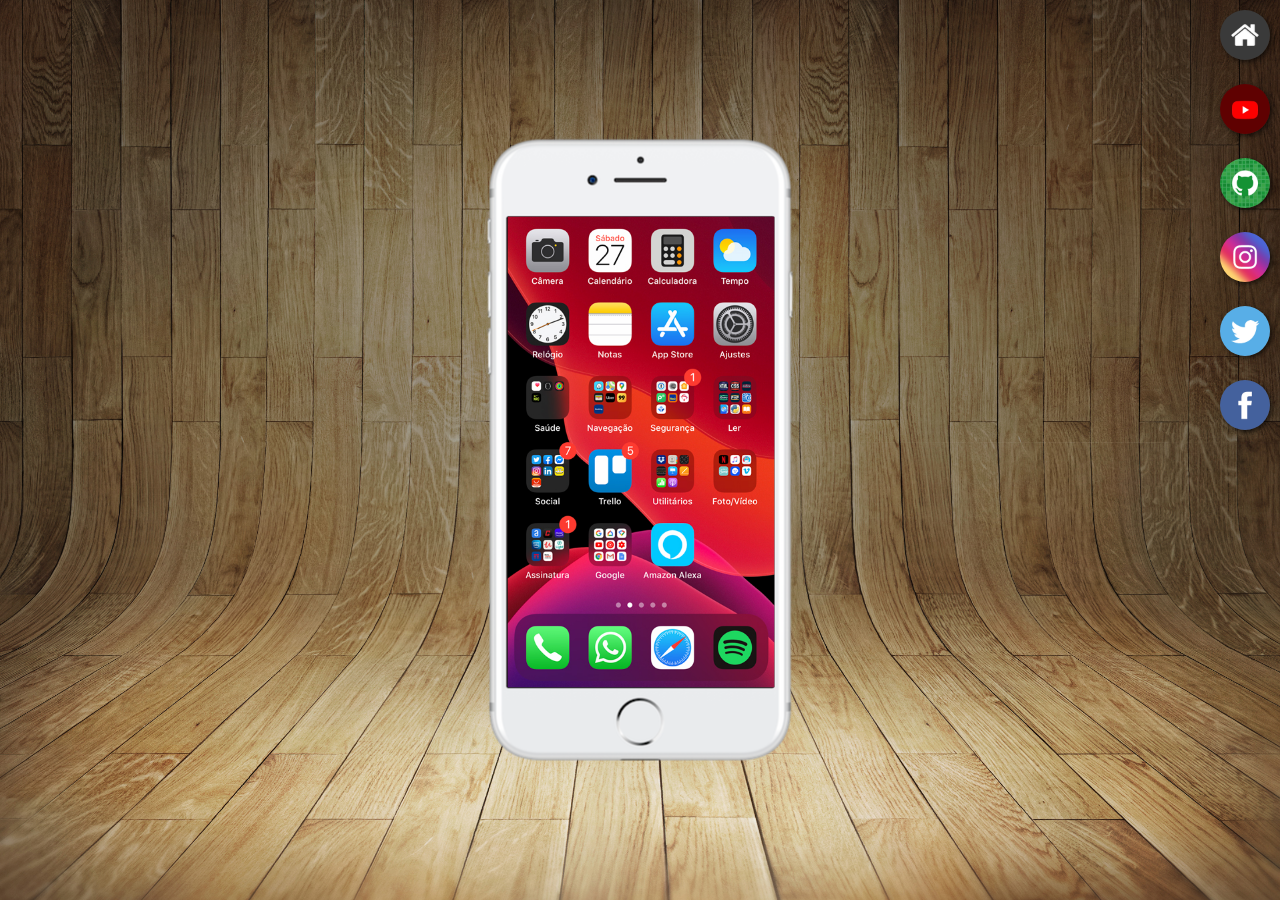
<file: index.html>
<!DOCTYPE html>
<html lang="pt-br">
<head>
    <meta charset="UTF-8">
    <meta name="viewport" content="width=device-width, initial-scale=1.0">
    <title>Projeto Rede Sociais</title>
    <link rel="shortcut icon" href="favicon.ico" type="image/x-icon">
    <link rel="stylesheet" href="estilo/style.css">
</head>
<body>
    <main>
        <section id="telefone">
            <iframe src="home.html" frameborder="0" id="tela" name="tela"></iframe>


        </section>
        <section id="redes-sociais">
            <a href="home.html" target="tela"><img src="imagens/logo-home.jpg" alt="Home"></a><br>
            <a href="sociais/youtube.html" target="tela"><img src="imagens/logo-youtube.jpg" alt="Youtube"></a><br>
            <a href="sociais/github.html" target="tela"><img src="imagens/logo-github.jpg" alt="Github"></a><br>
            <a href="sociais/instagram.html" target="tela"><img src="imagens/logo-instagram.jpg" alt="Instagram"></a><br>
            <a href="sociais/twitter.html" target="tela"><img src="imagens/logo-twitter.jpg" alt="Twitter"></a><br>
            <a href="sociais/facebook.html" target="tela"><img src="imagens/logo-facebook.jpg" alt="Facebook"></a><br>


        </section>

    </main>
    
</body>
</html>
</file>
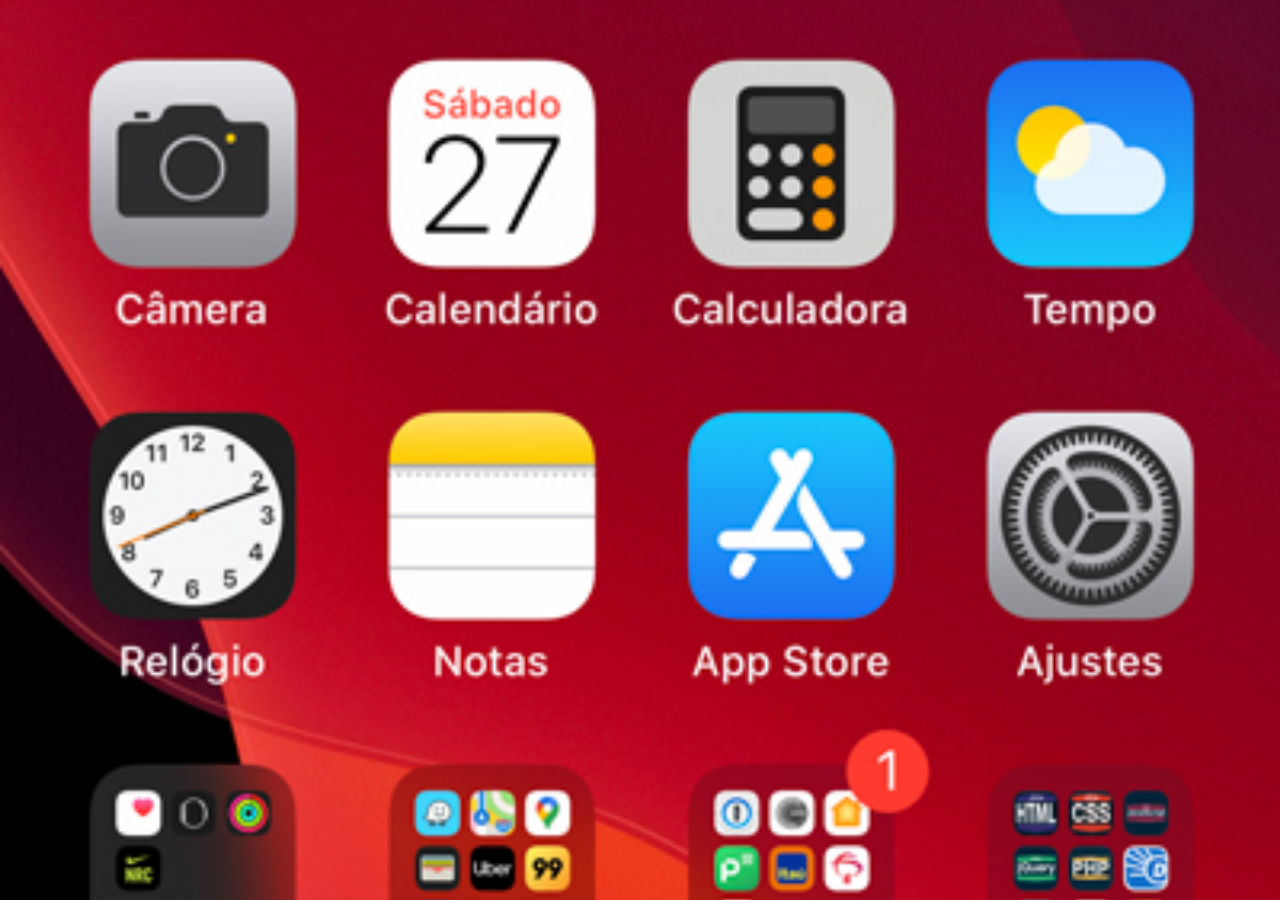
<file: home.html>
<!DOCTYPE html>
<html lang="pt-br">
<head>
    <meta charset="UTF-8">
    <meta name="viewport" content="width=device-width, initial-scale=1.0">
    <title>Iframe</title>
    <style>
        *{
            margin: 0px;
            padding: 0px;

        }
        body{
            height: 100vh;
            width: 100vw;
            background: black url(imagens/tela-home.jpg) no-repeat top center;
            background-size: cover;




        }


    </style>
</head>
<body>
    
</body>
</html>
</file>
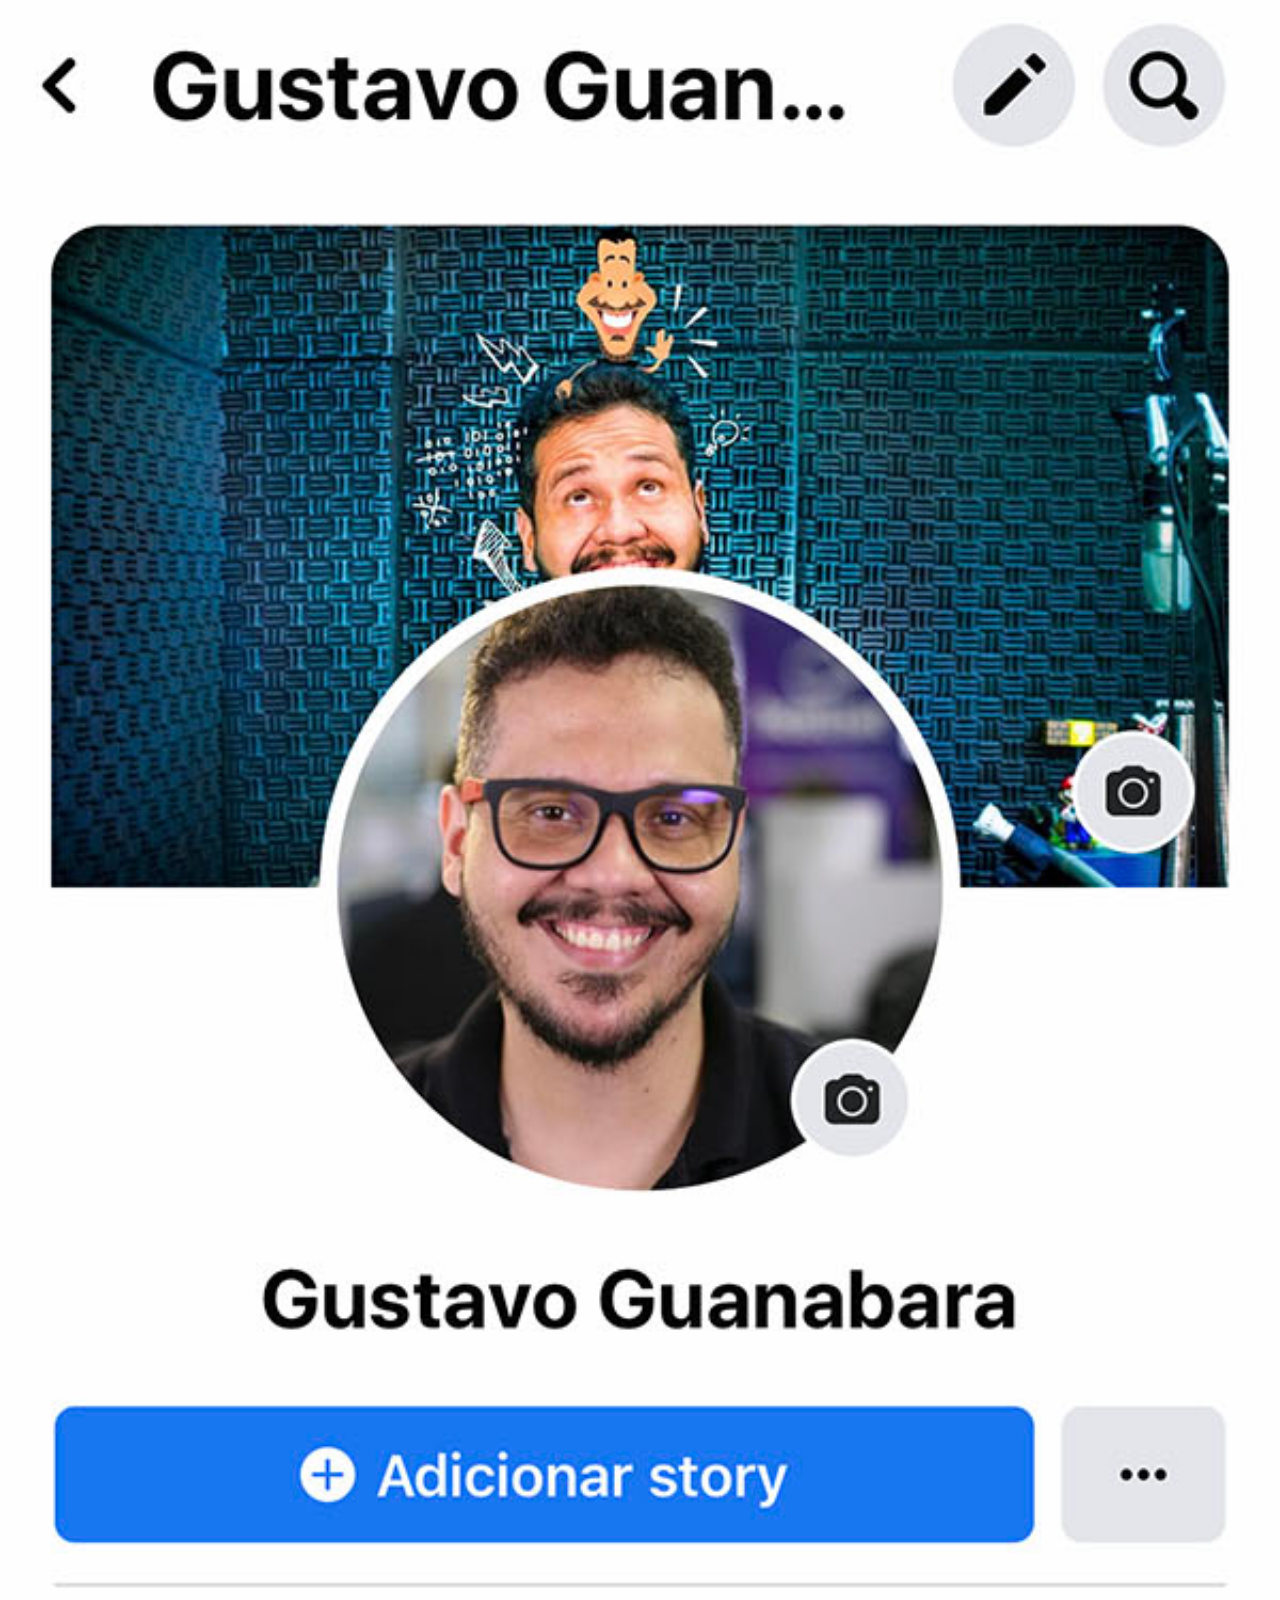
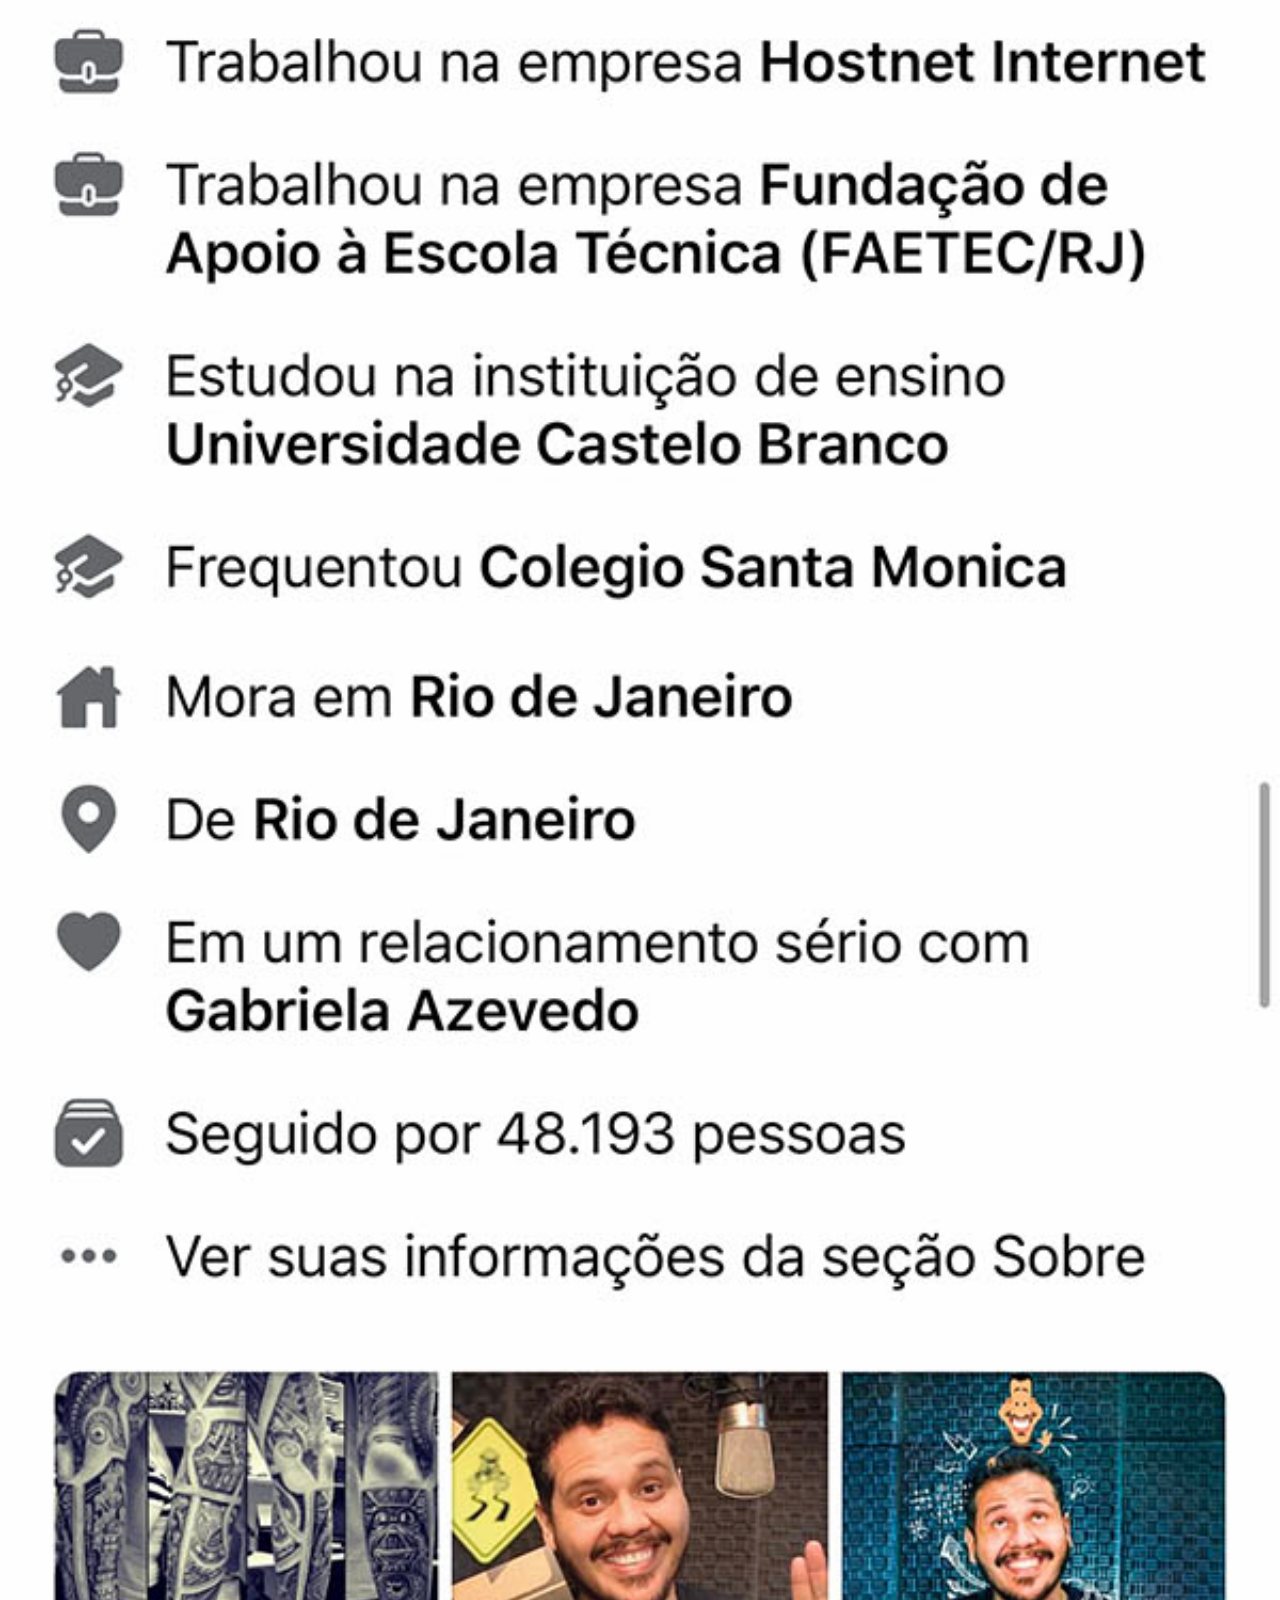
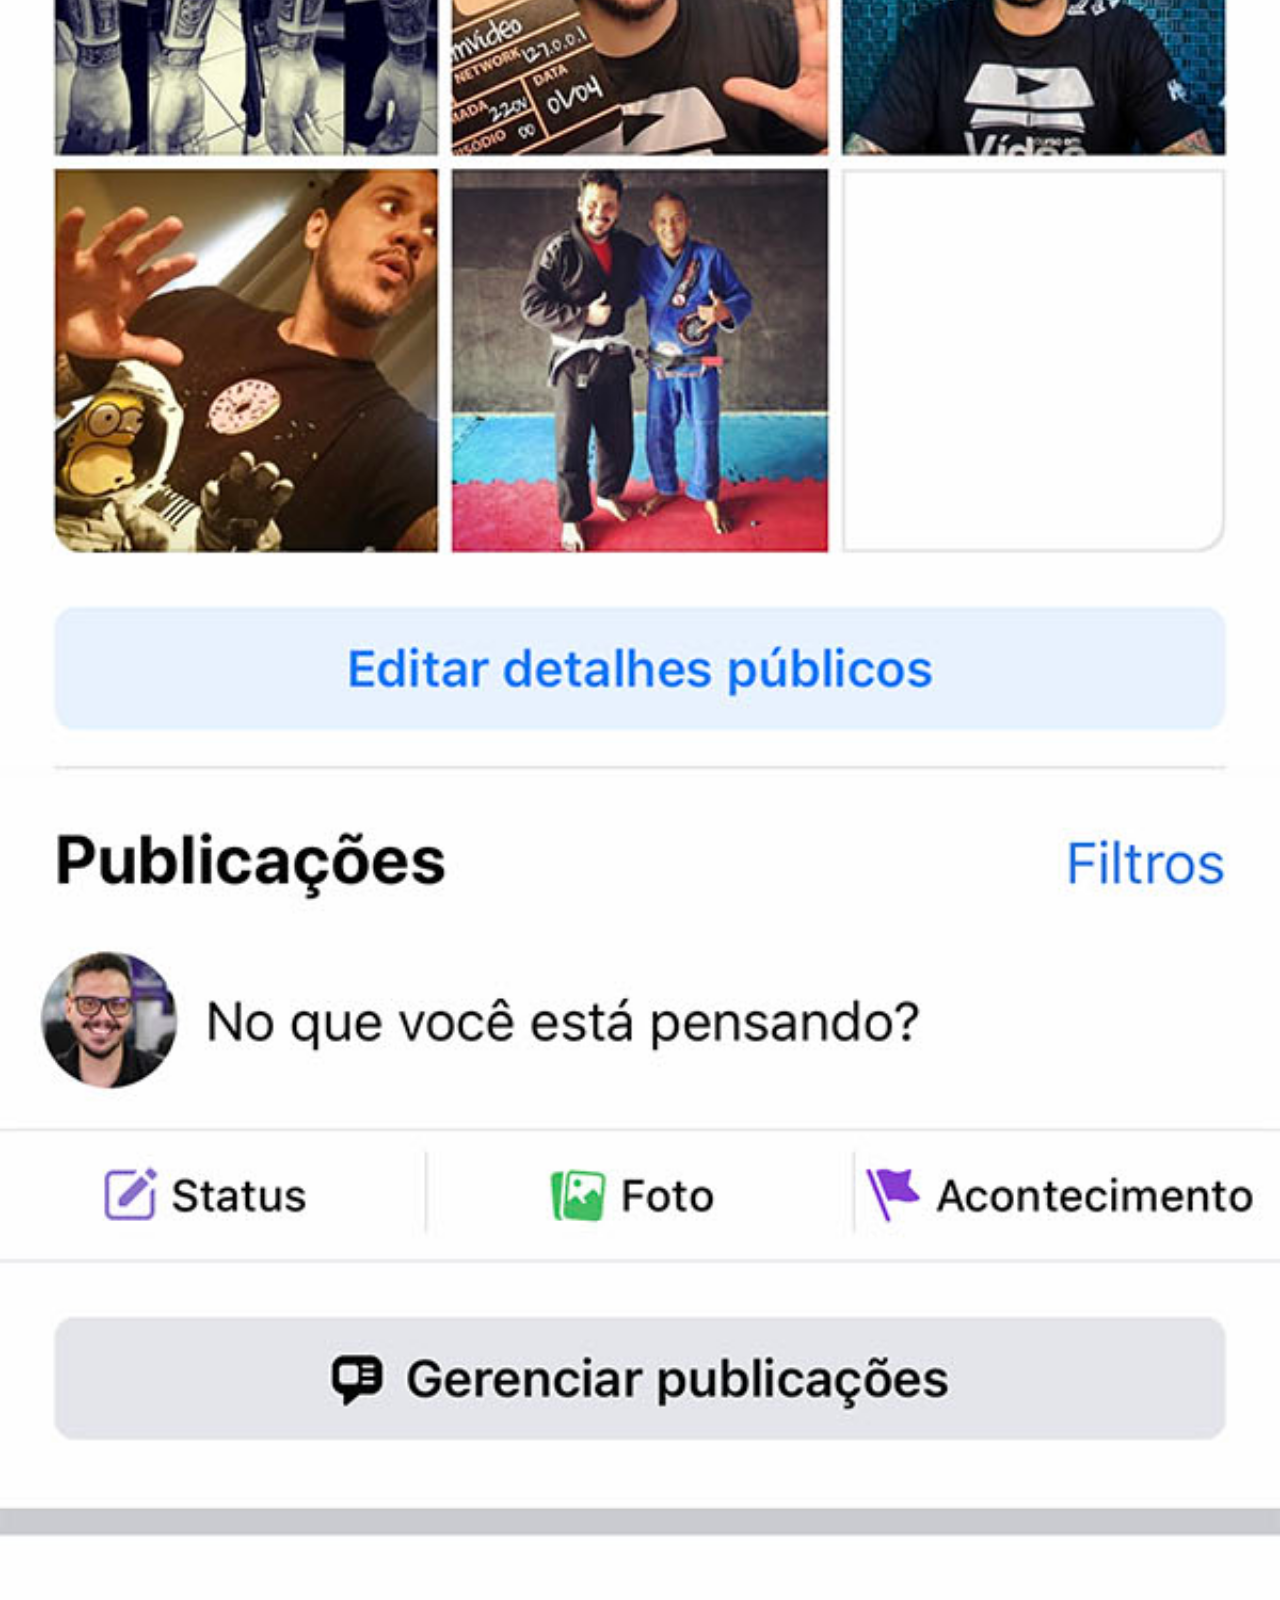
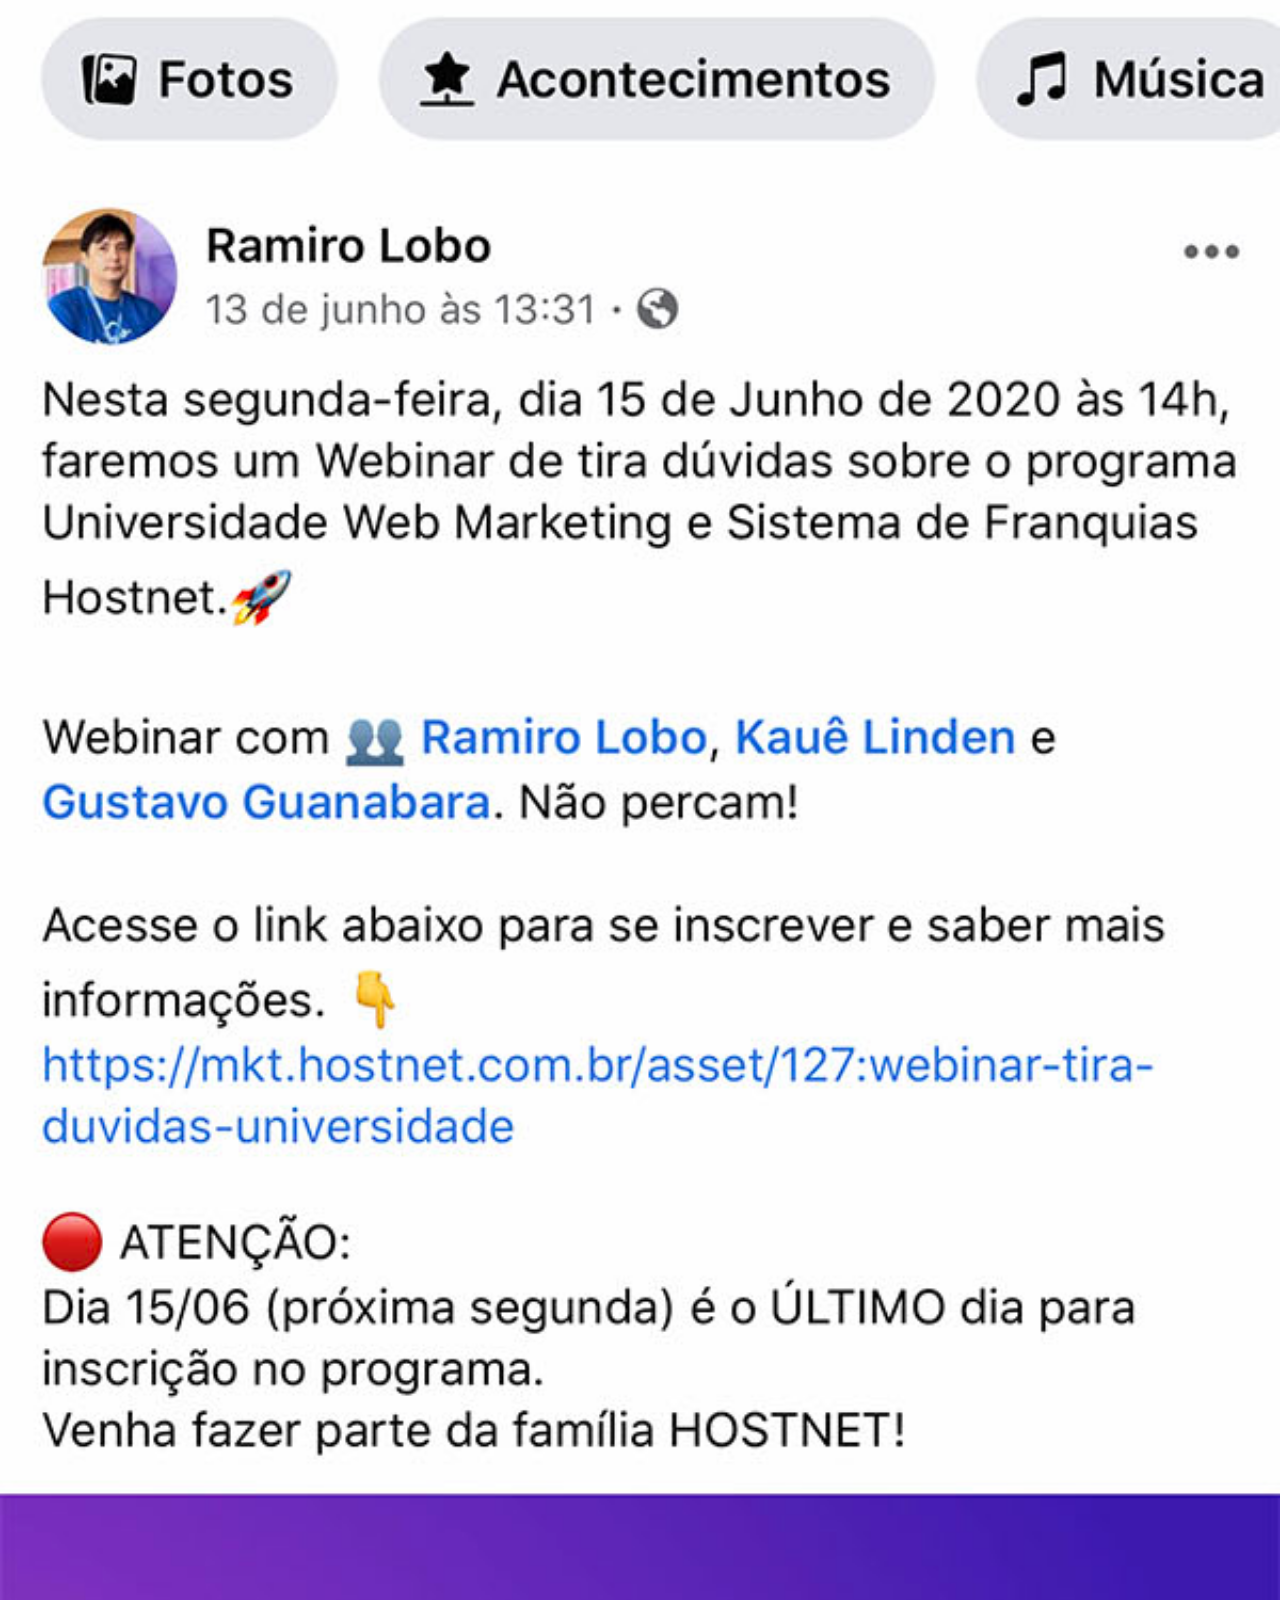
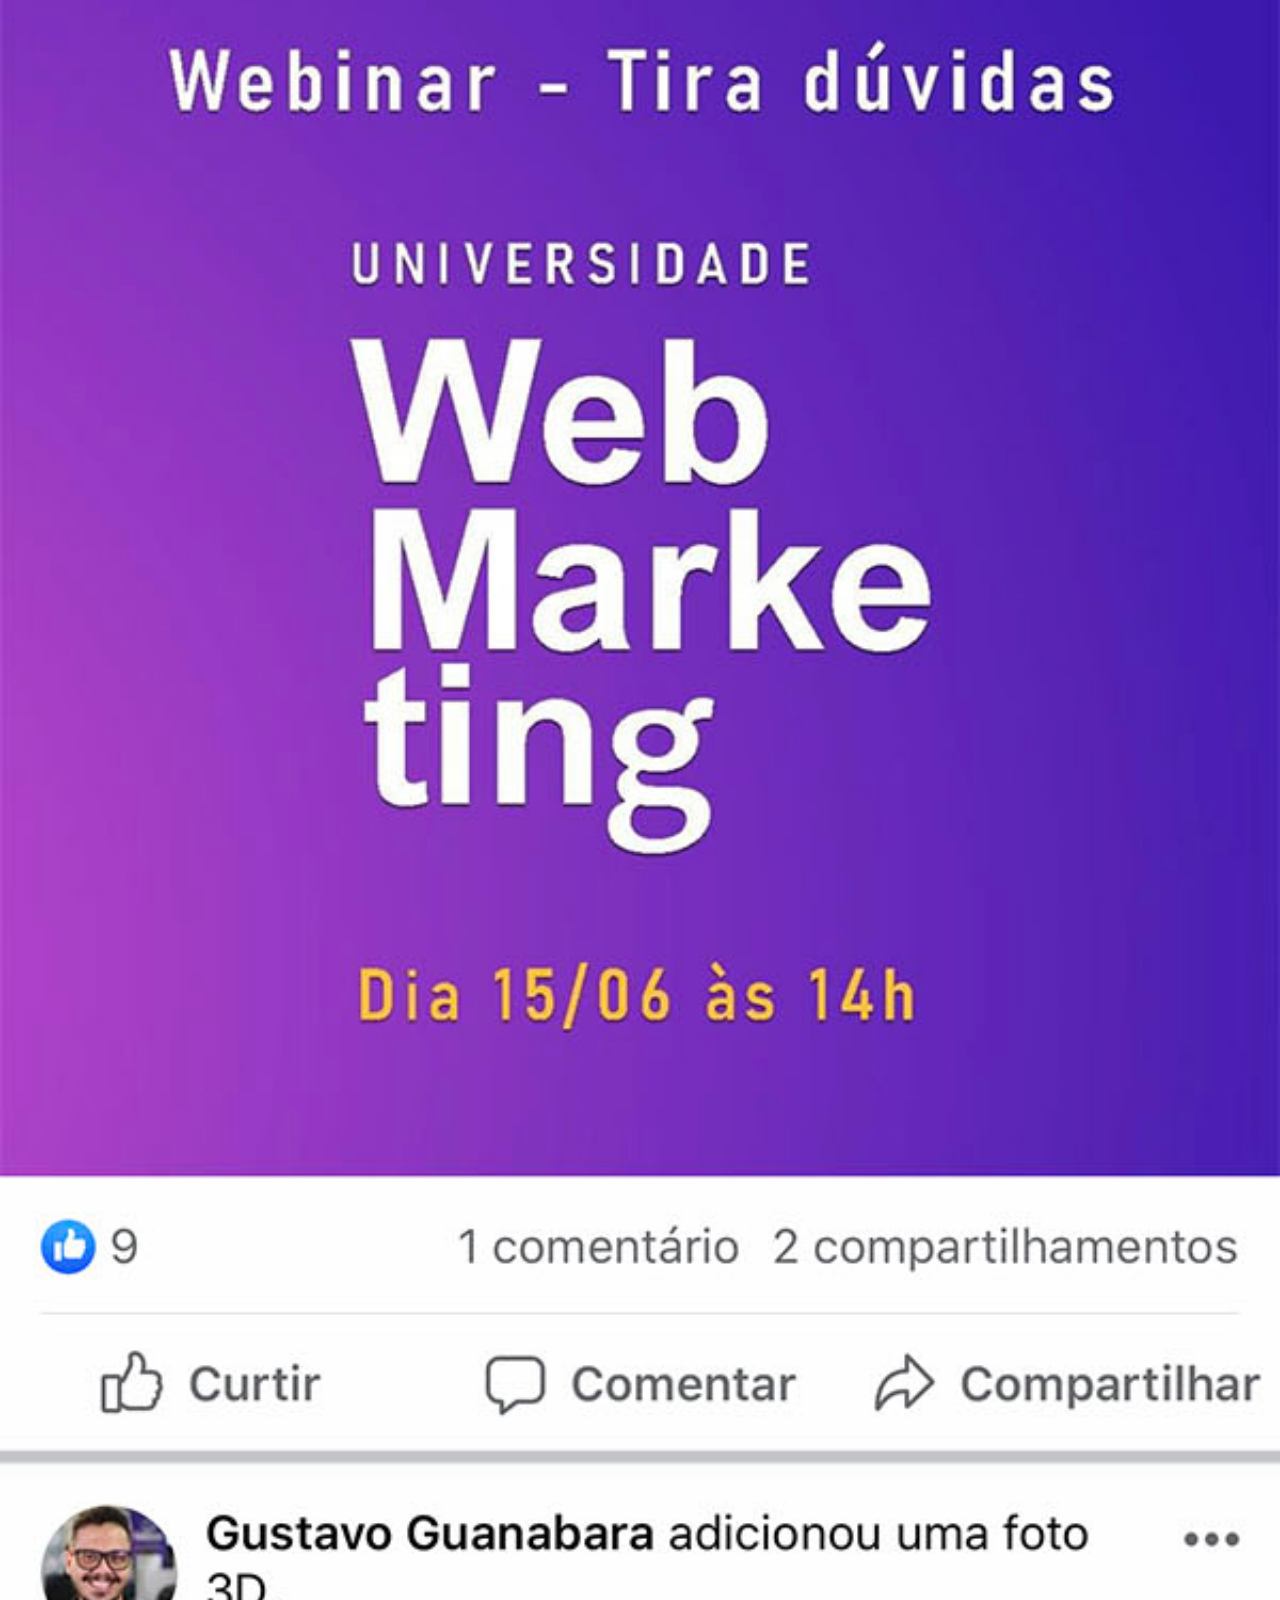
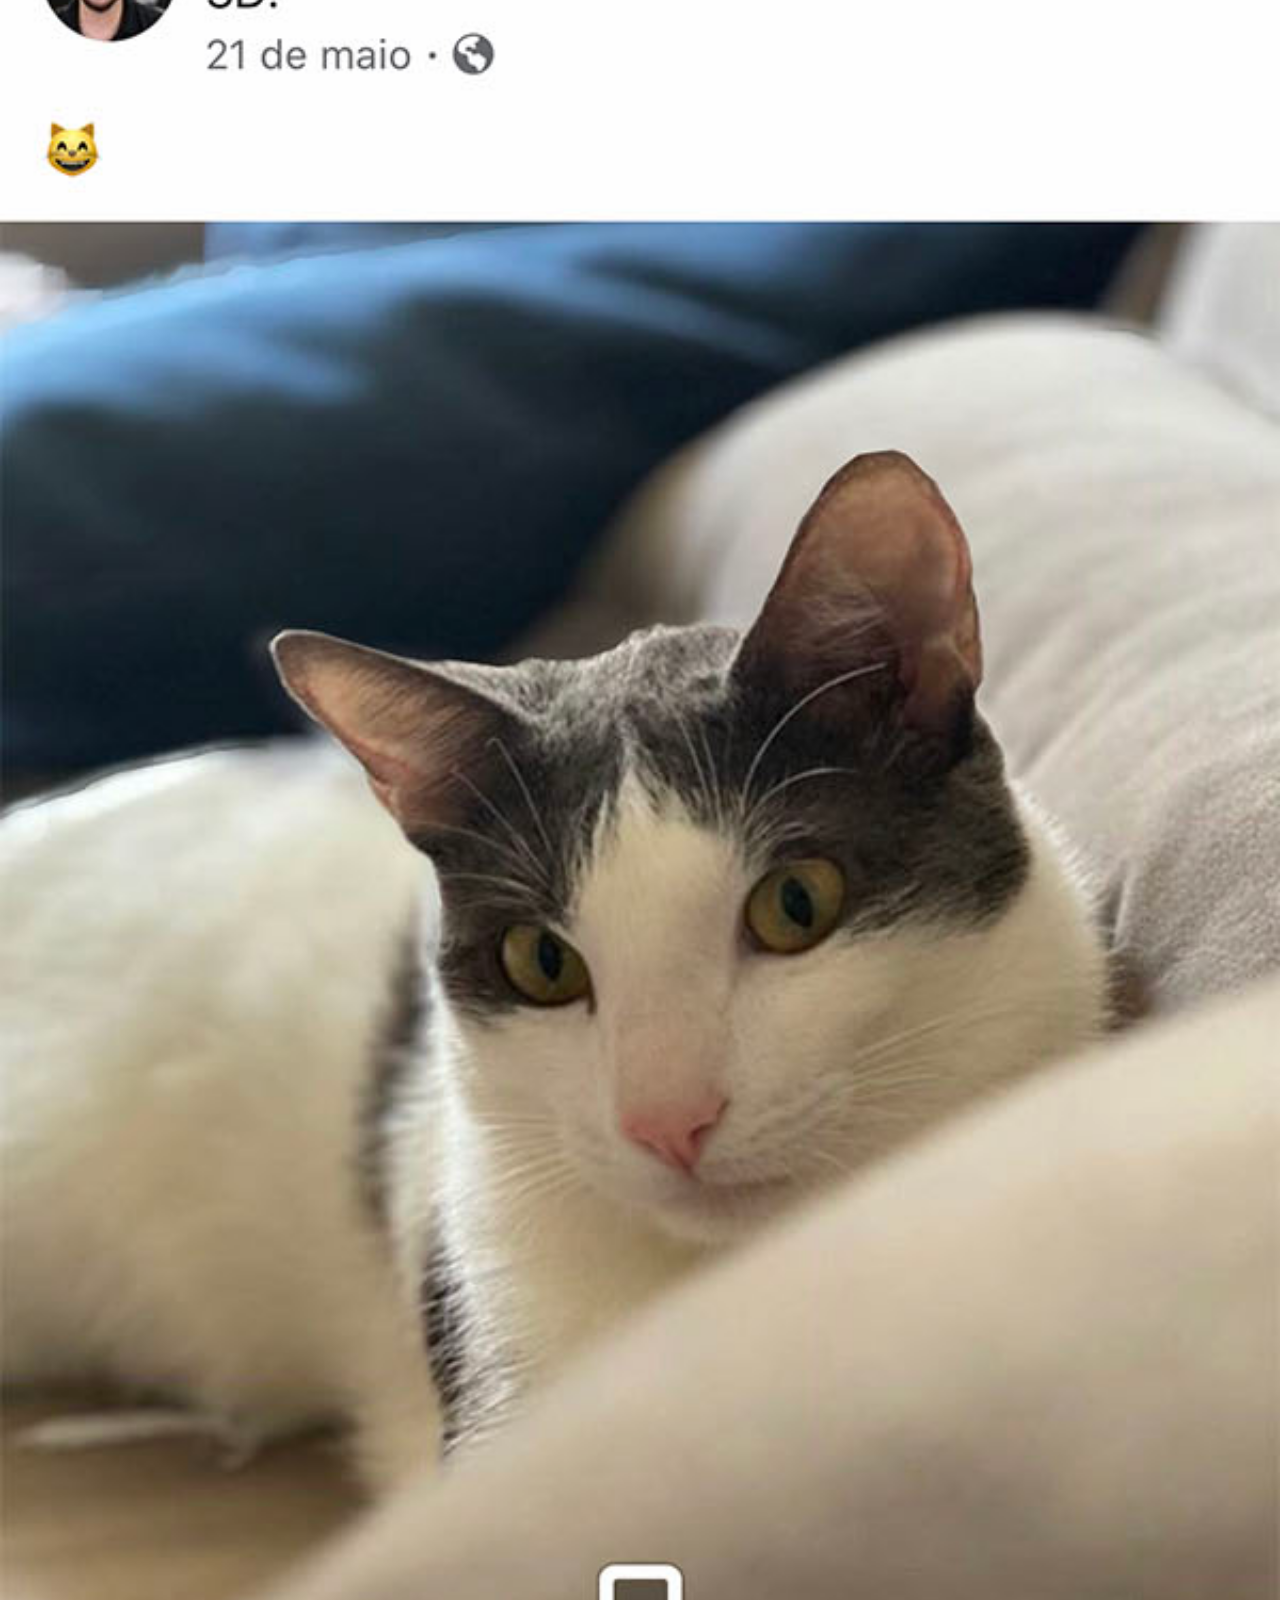
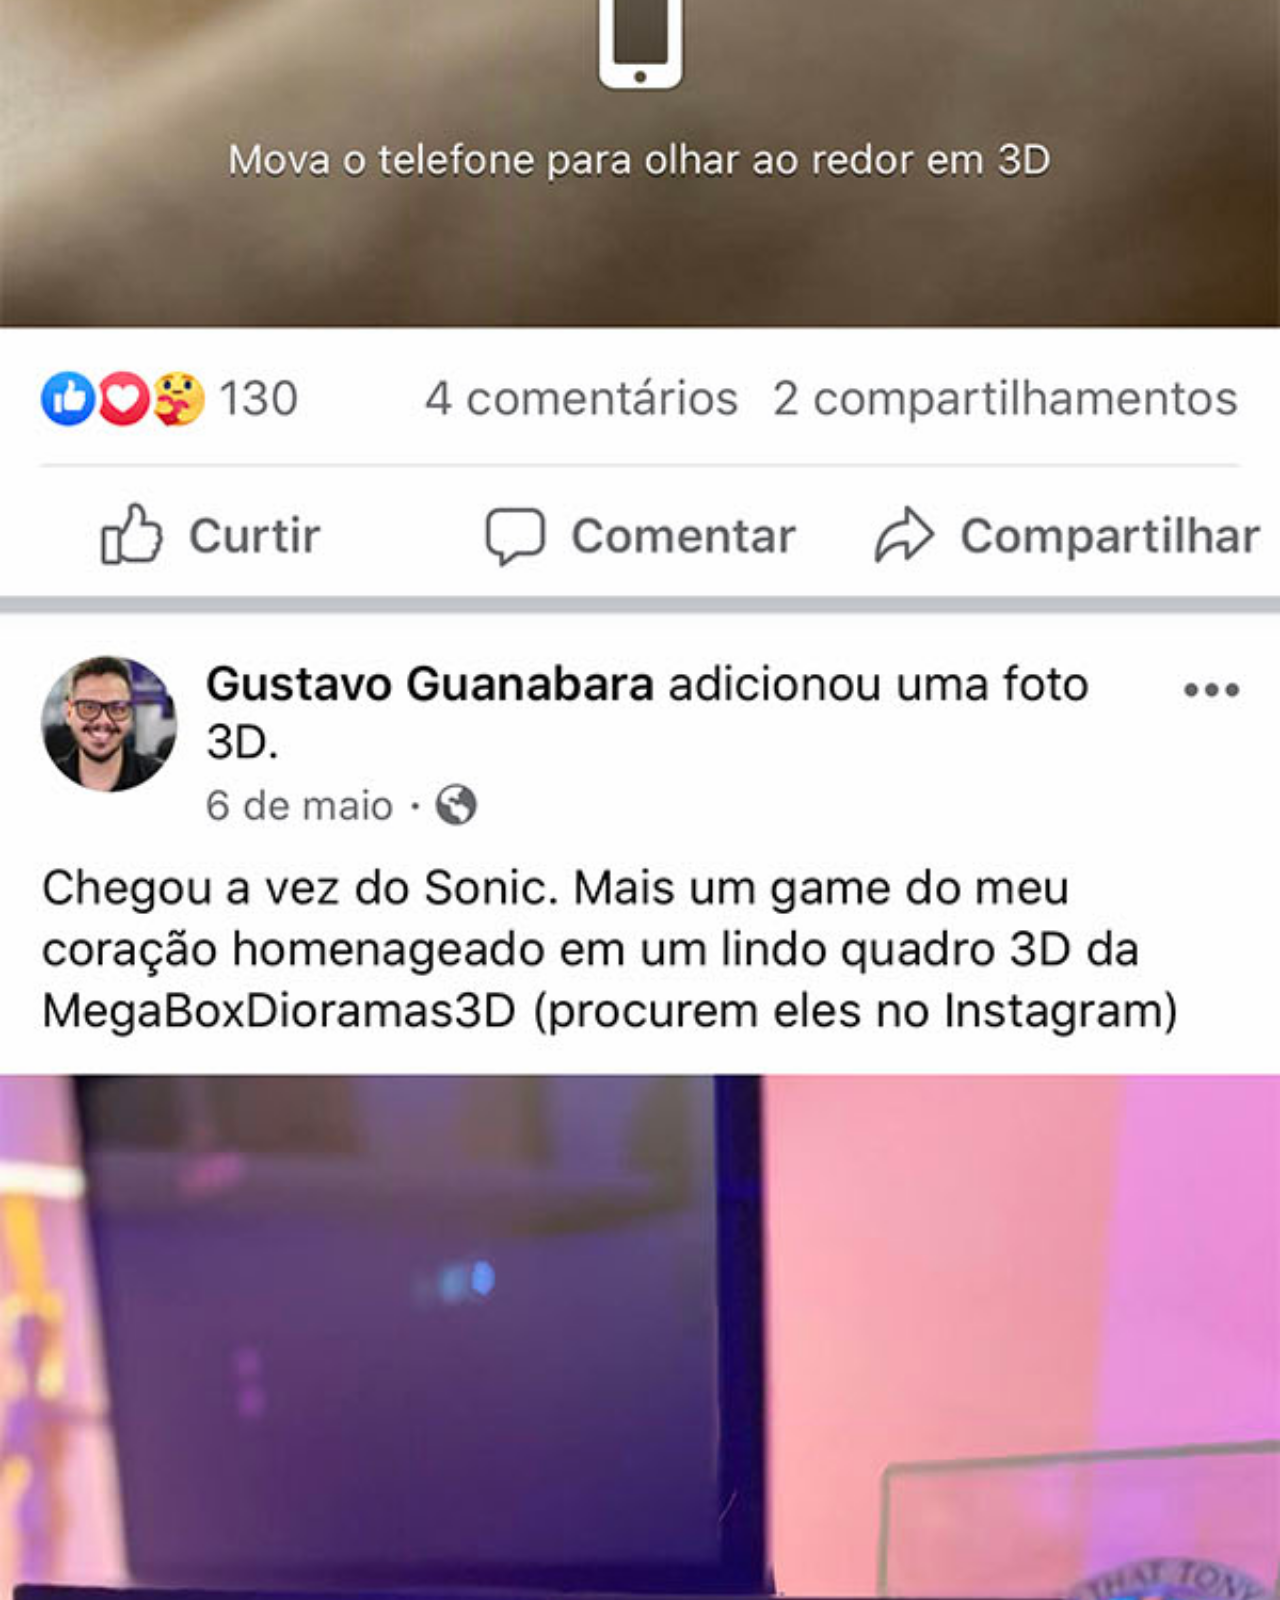
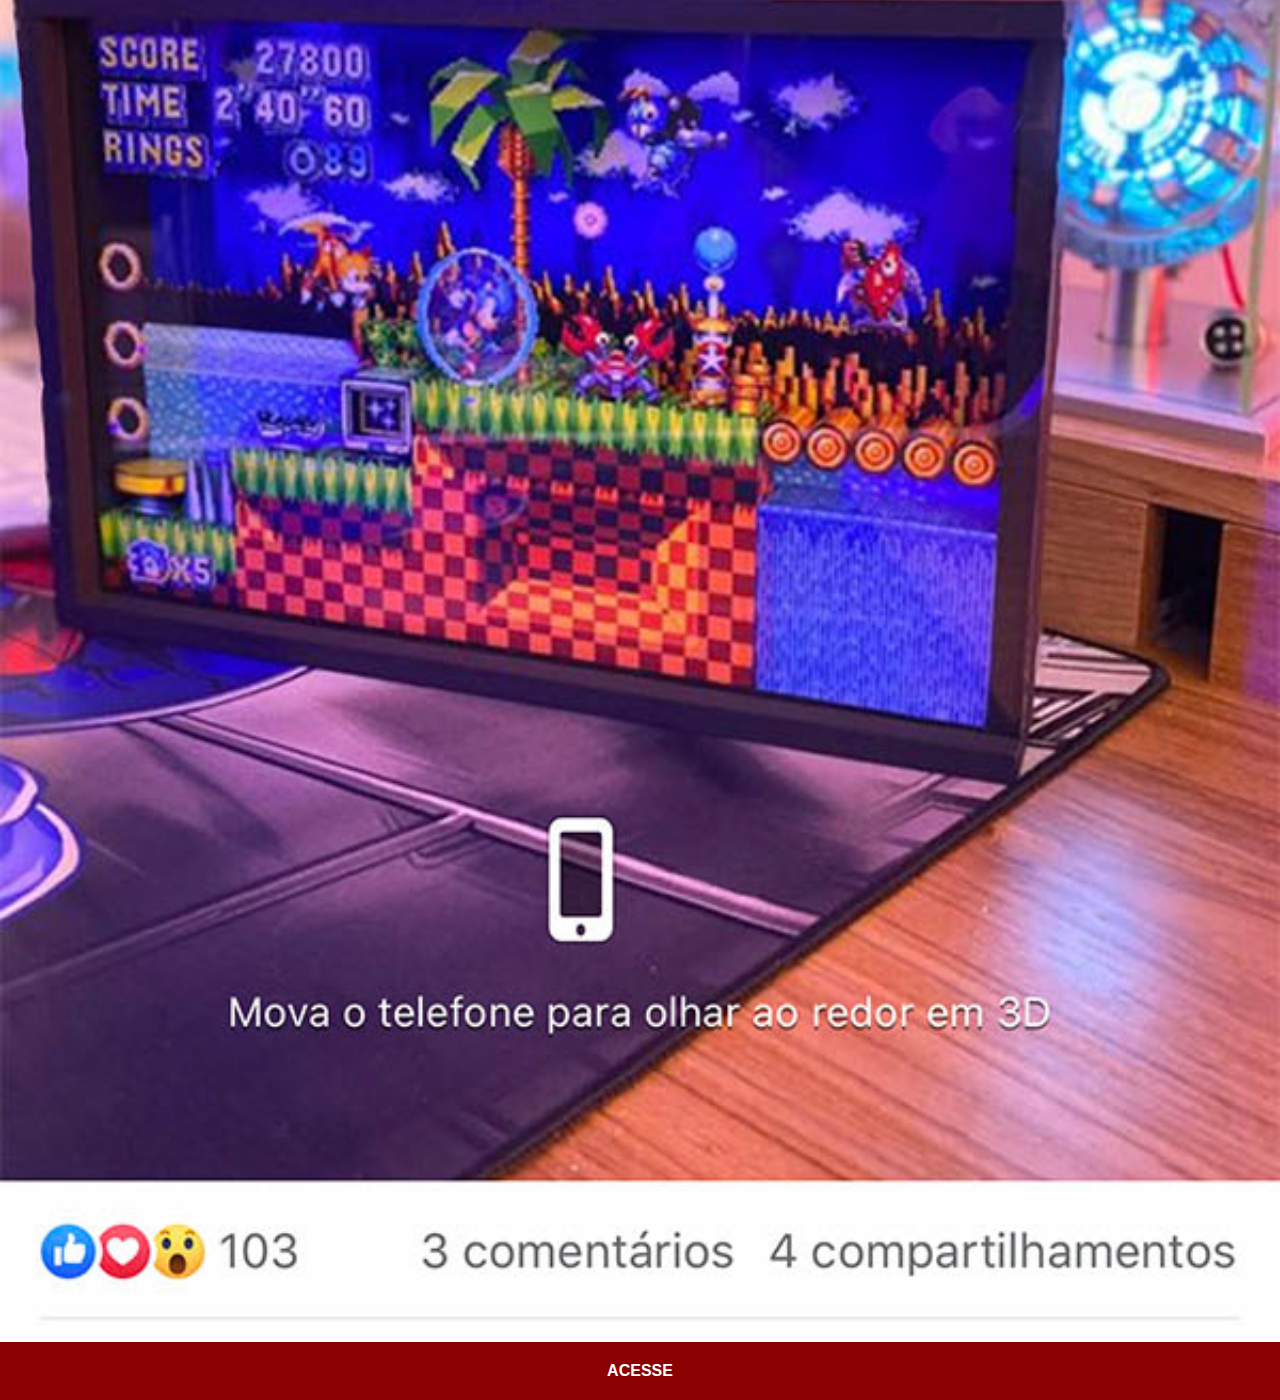
<file: sociais/facebook.html>
<!DOCTYPE html>
<html lang="pt-br">
<head>
    <meta charset="UTF-8">
    <meta name="viewport" content="width=device-width, initial-scale=1.0">
    <title>Facebook</title>
    <link rel="stylesheet" href="../estilo/sociais.css">
</head>
<body>
    <img src="../imagens/tela-facebook.jpg" alt="Facebook">
    <a href="https://www.facebook.com/gustavoguanabara" target="_blank">ACESSE</a>
    
</body>
</html>
</file>
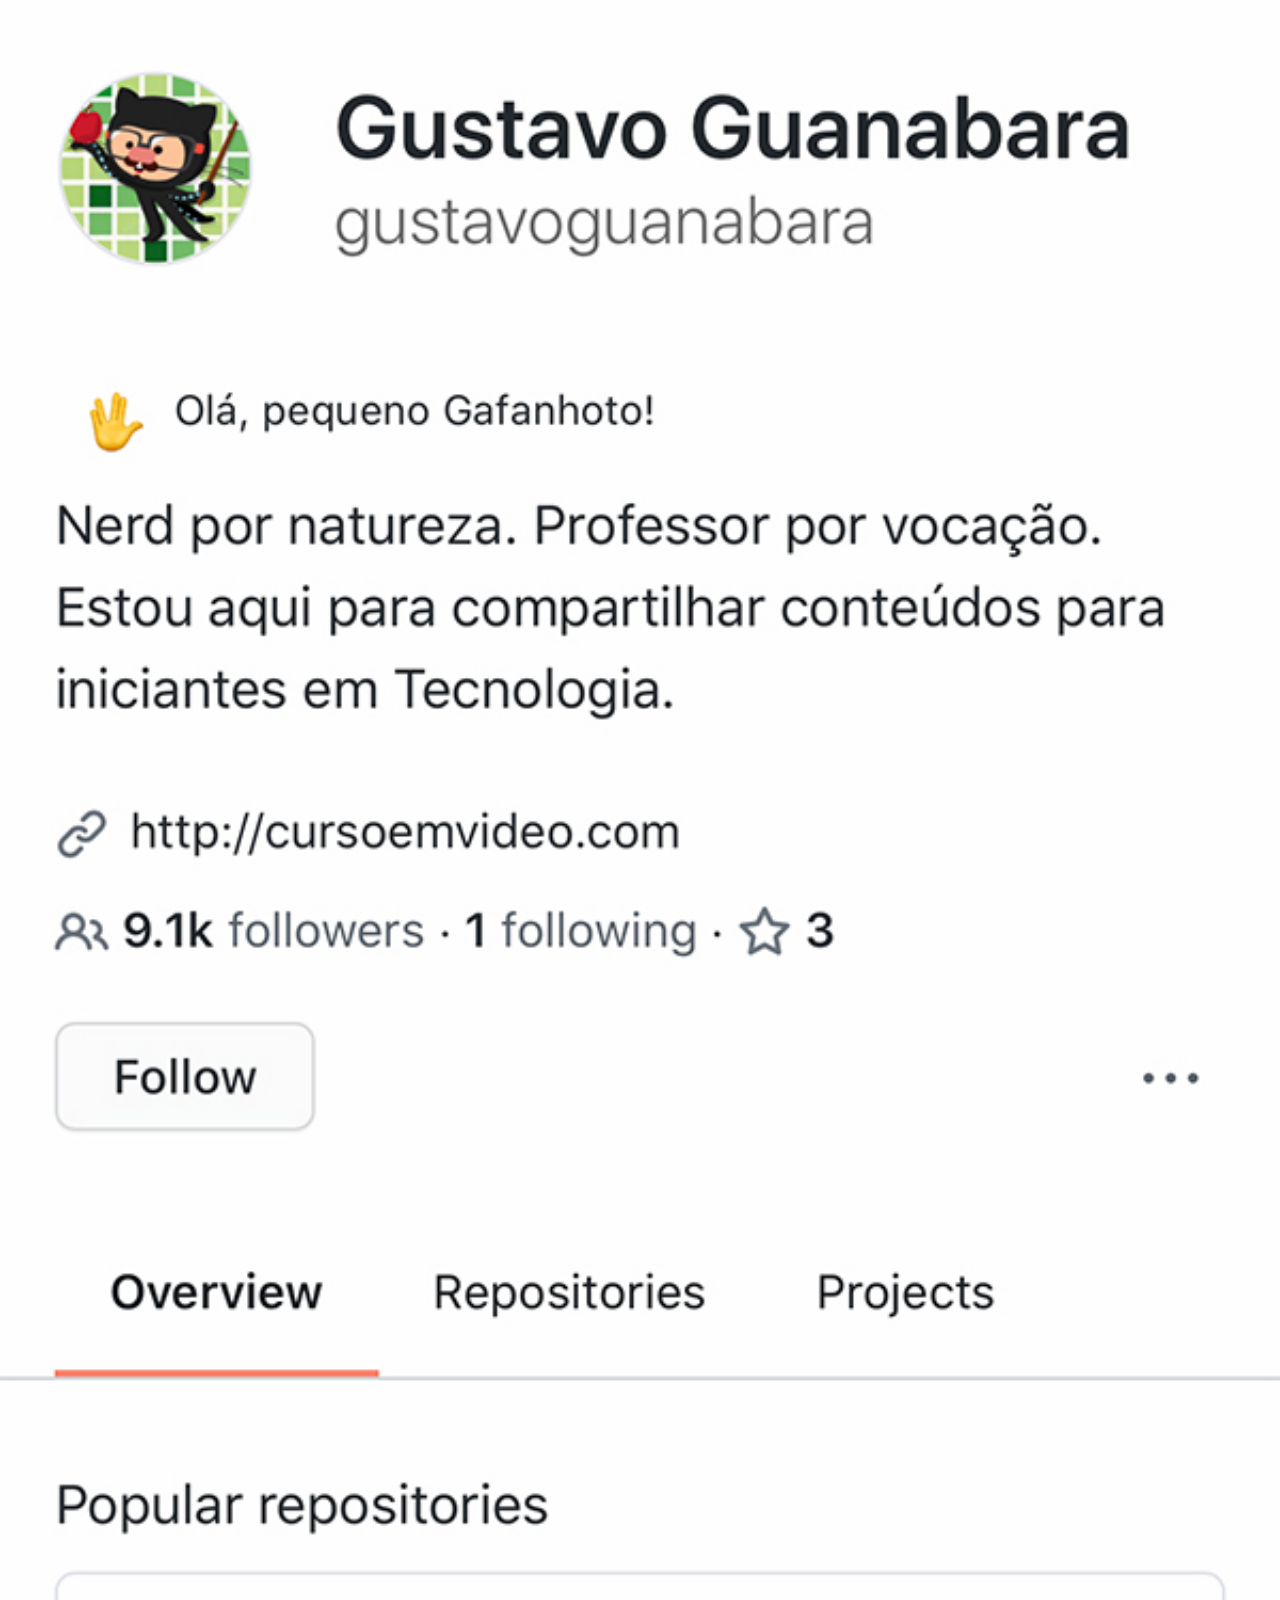
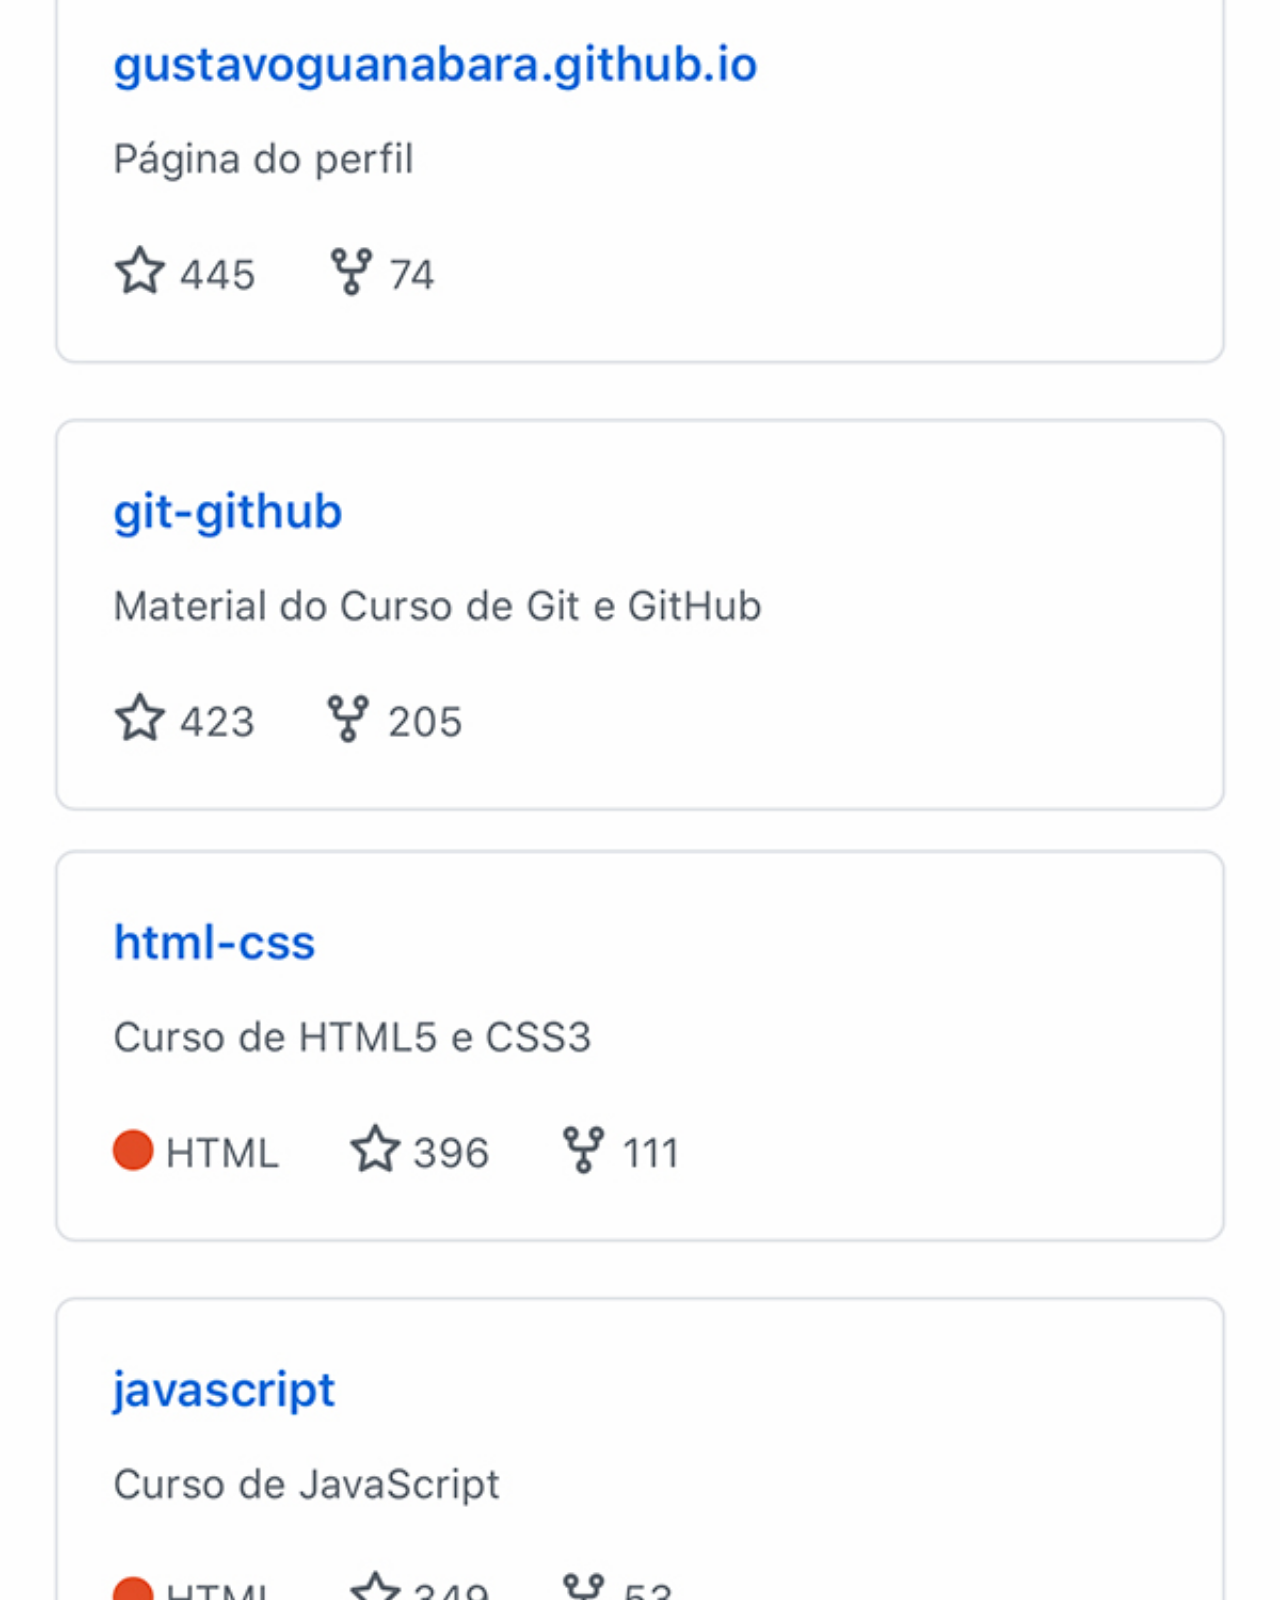
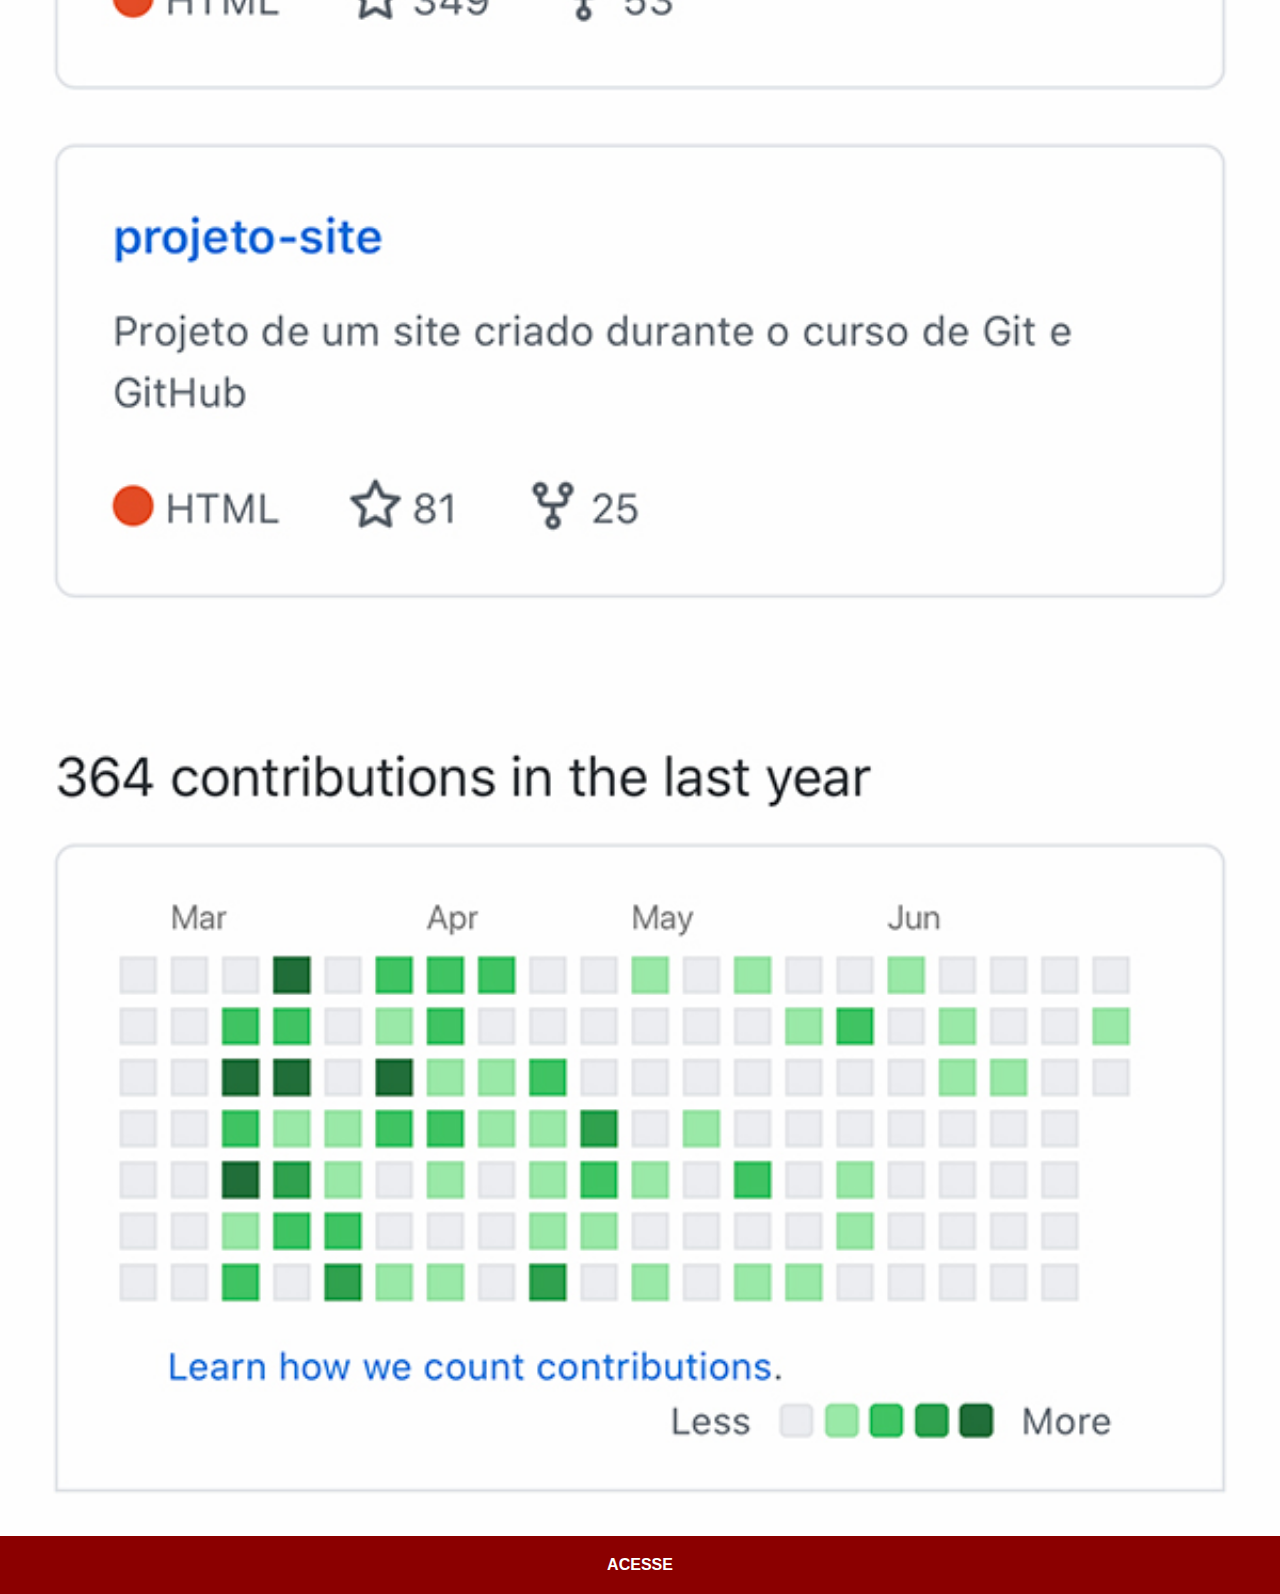
<file: sociais/github.html>
<!DOCTYPE html>
<html lang="pt-br">
<head>
    <meta charset="UTF-8">
    <meta name="viewport" content="width=device-width, initial-scale=1.0">
    <title>Github</title>
    <link rel="stylesheet" href="../estilo/sociais.css">
</head>
<body>
    <img src="../imagens/tela-github.jpg" alt="Github">
    <a href="https://github.com/gustavoguanabara" target="_blank">ACESSE</a>
    
</body>
</html>
</file>
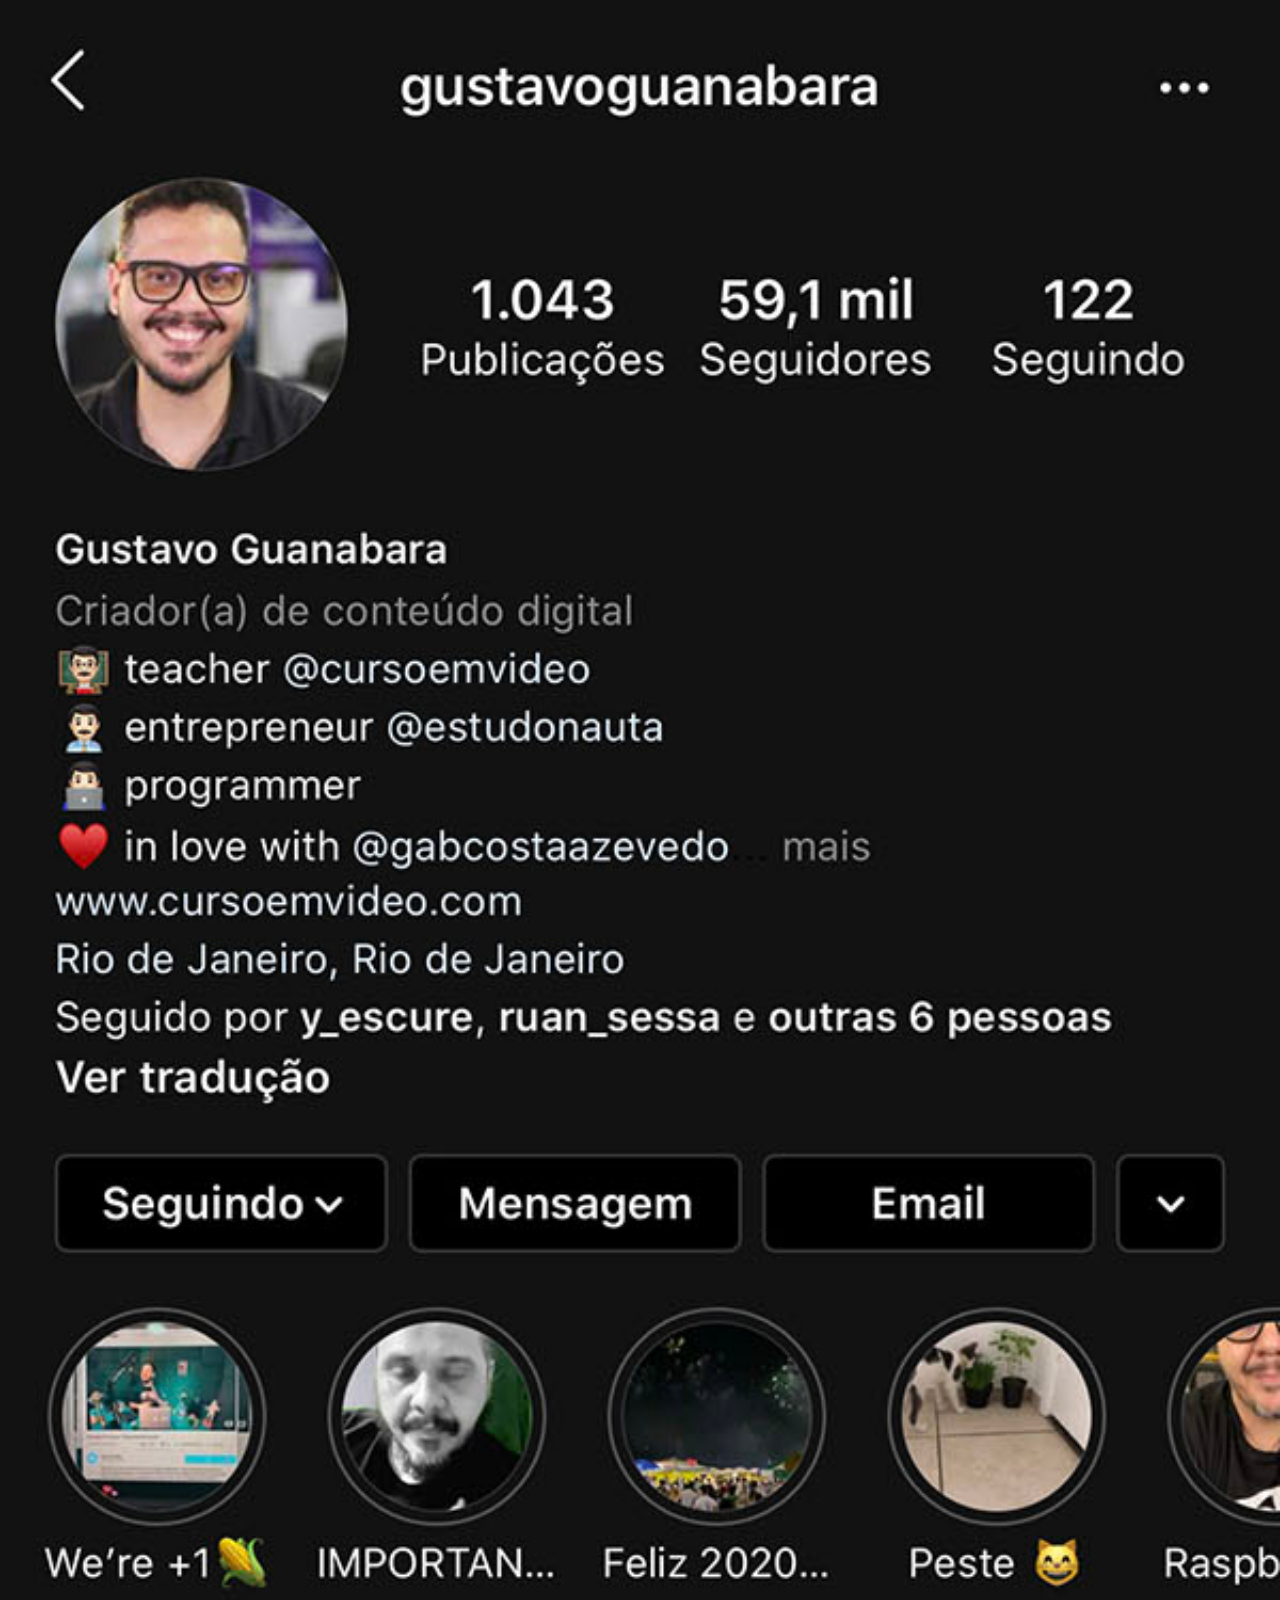
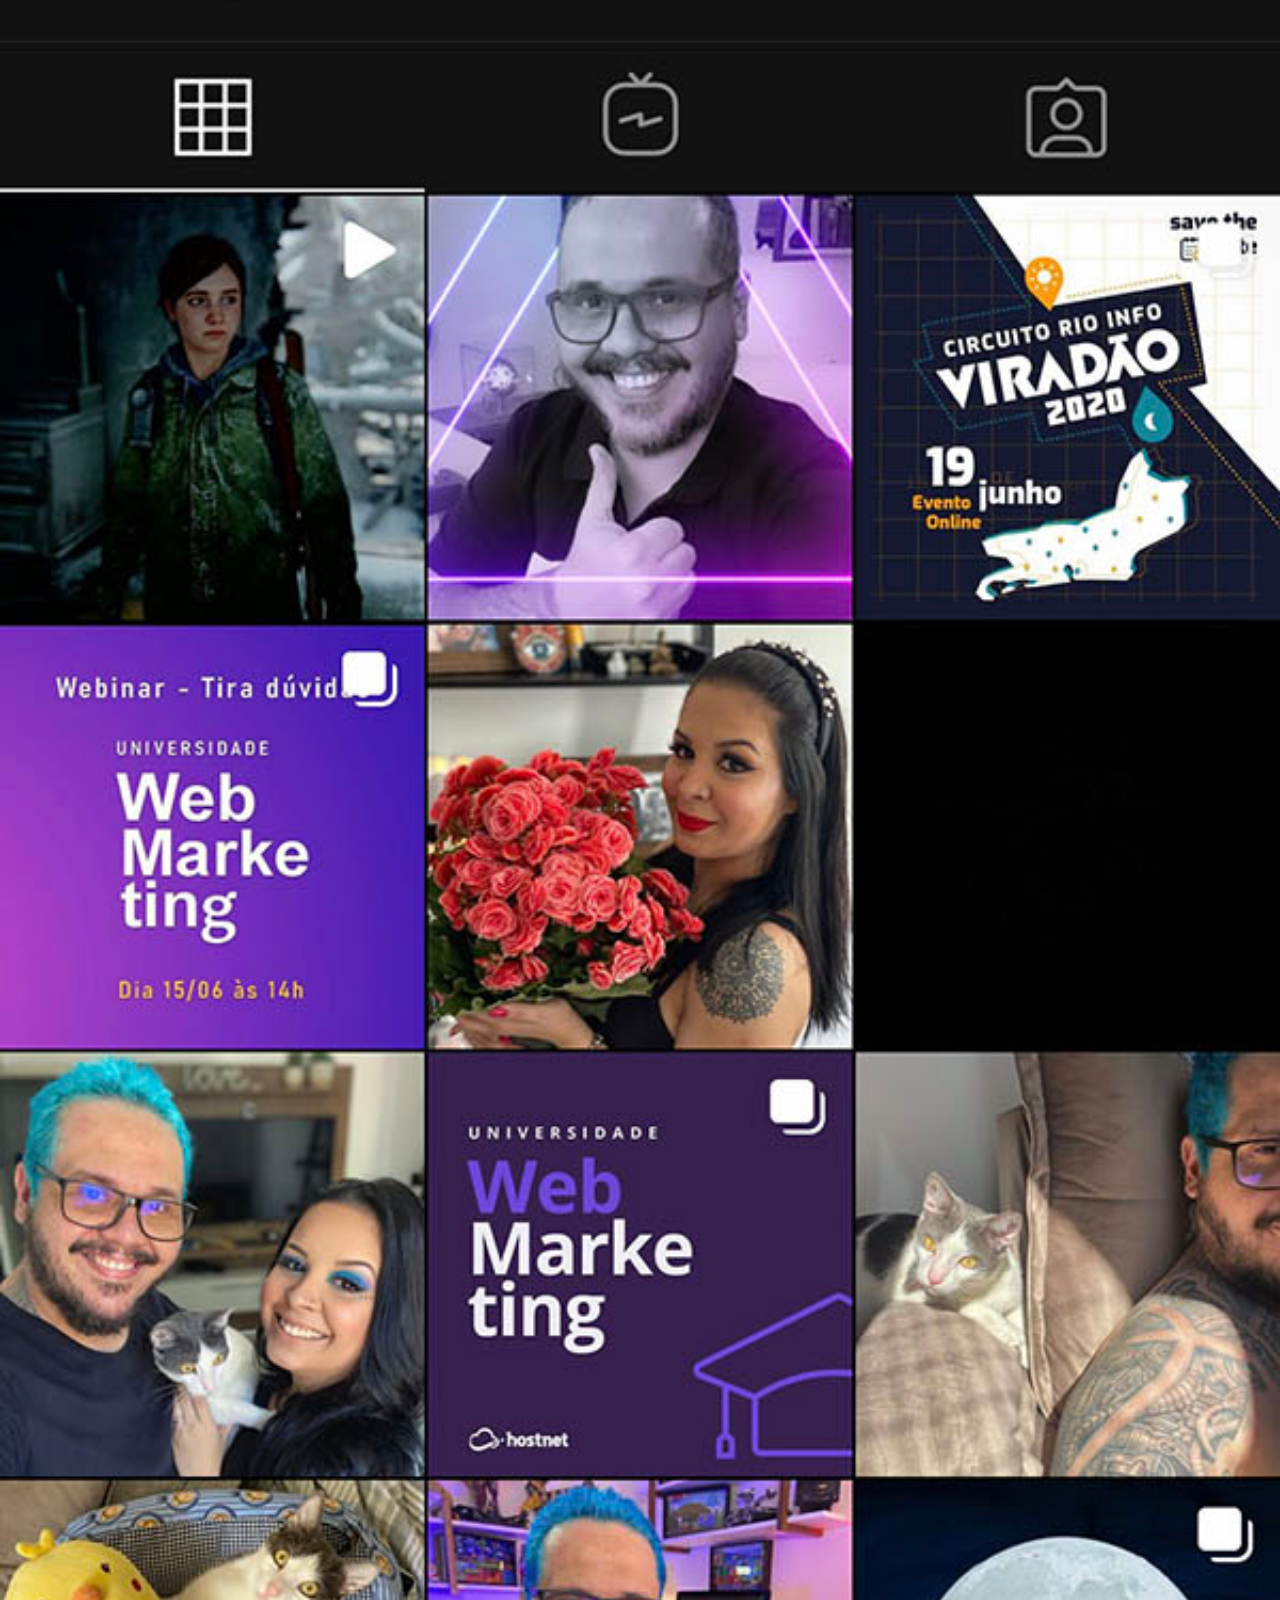
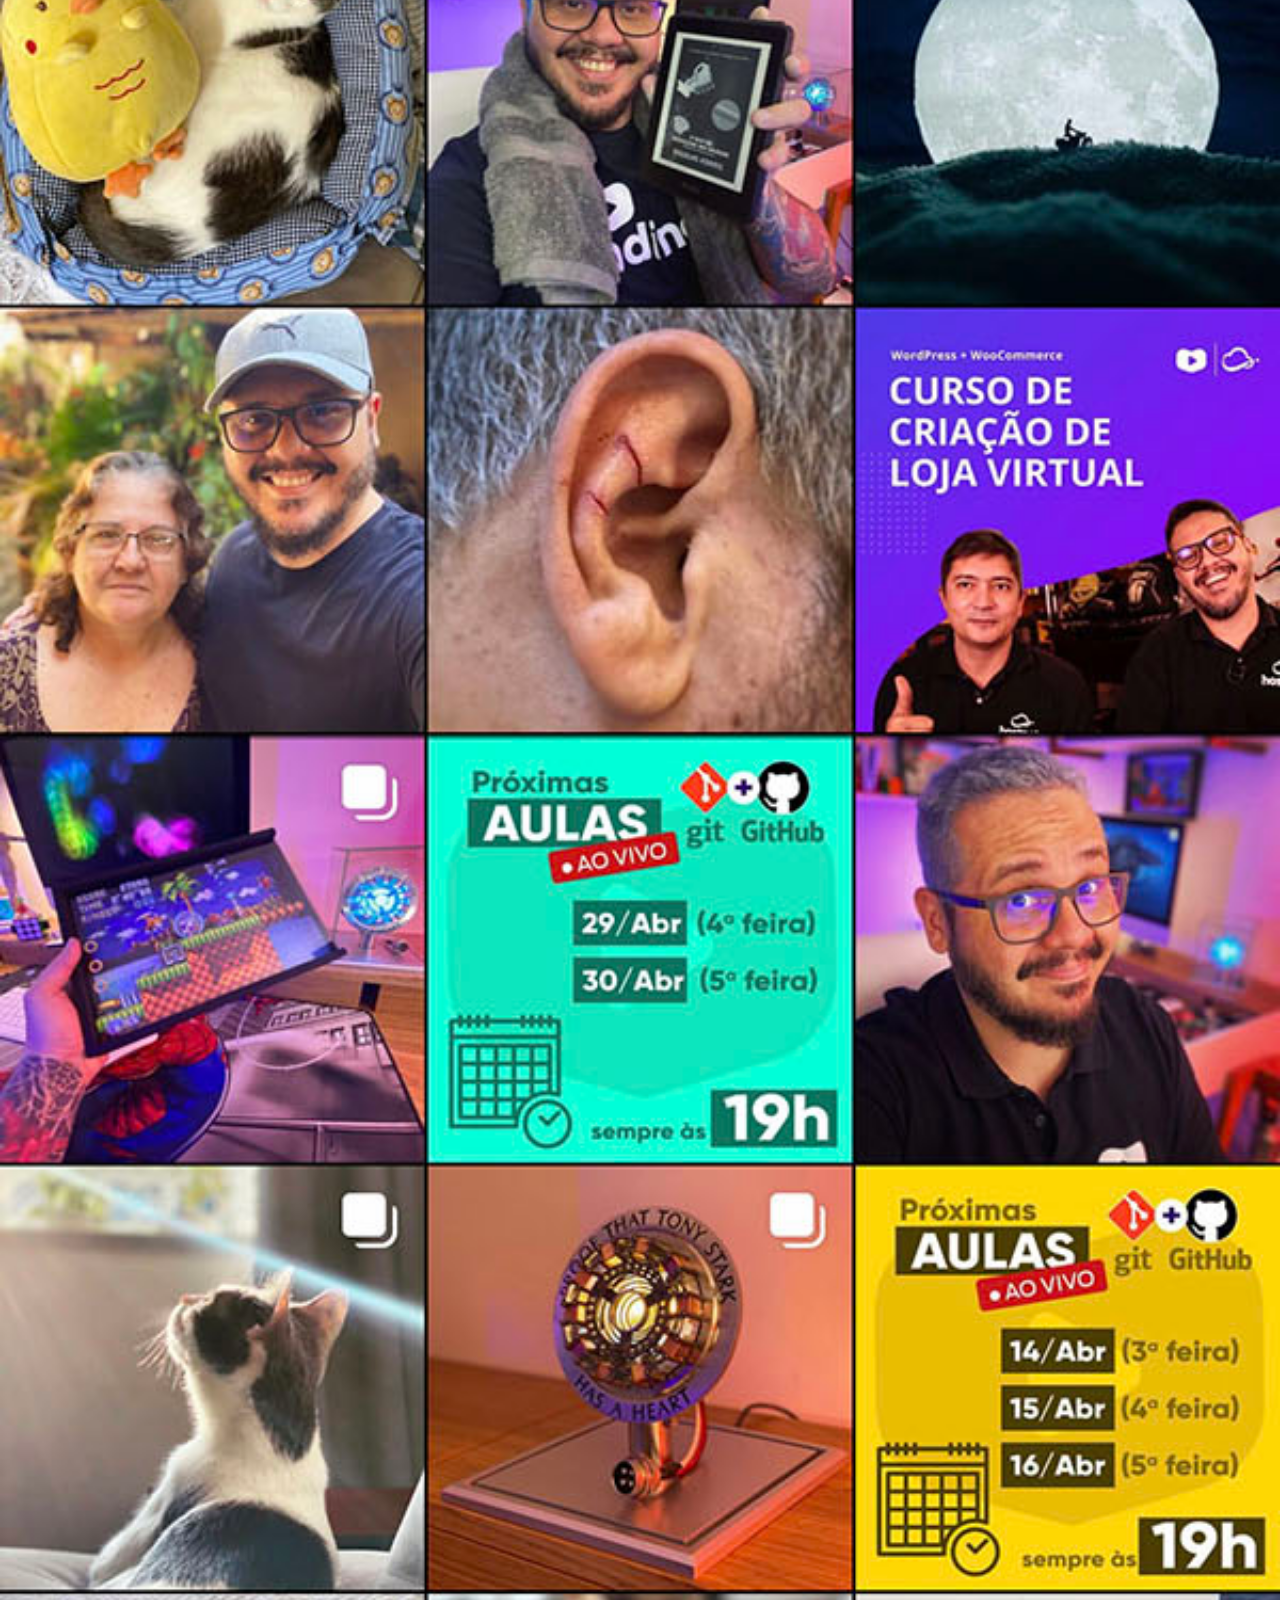
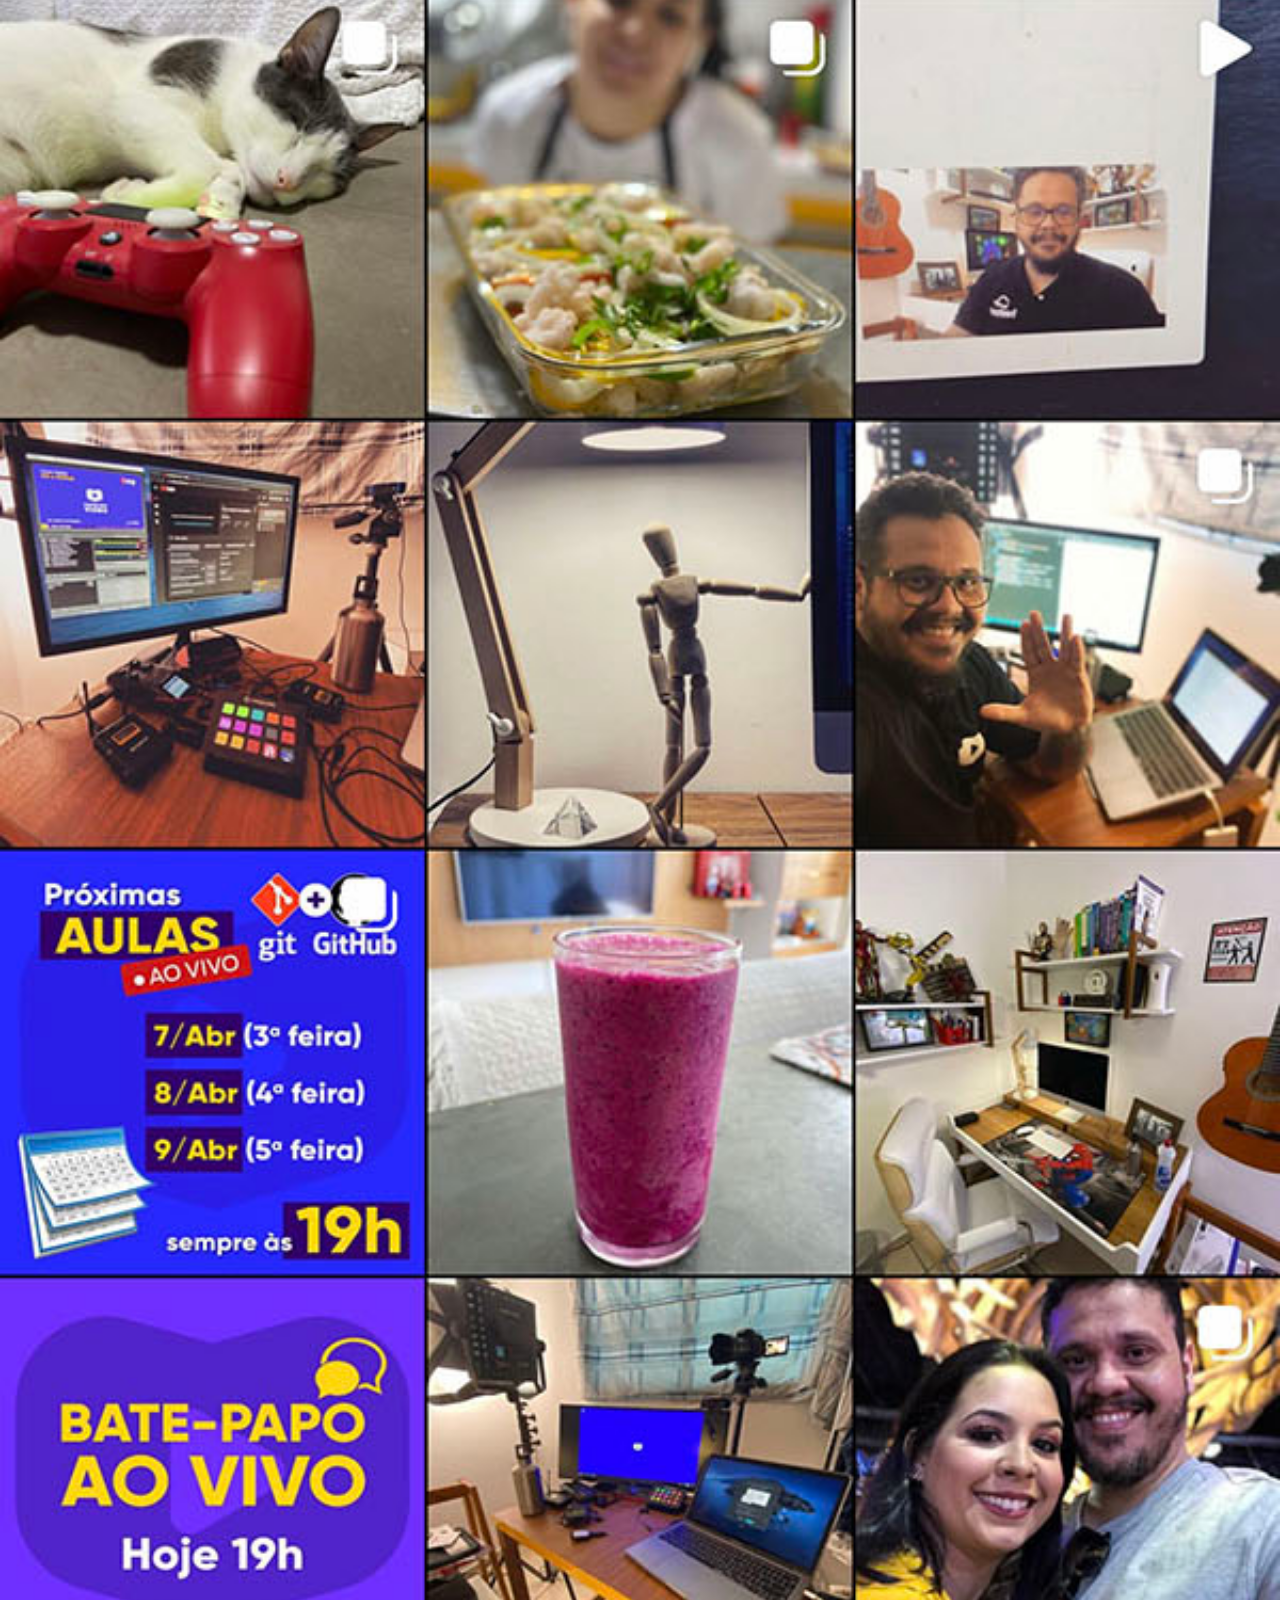
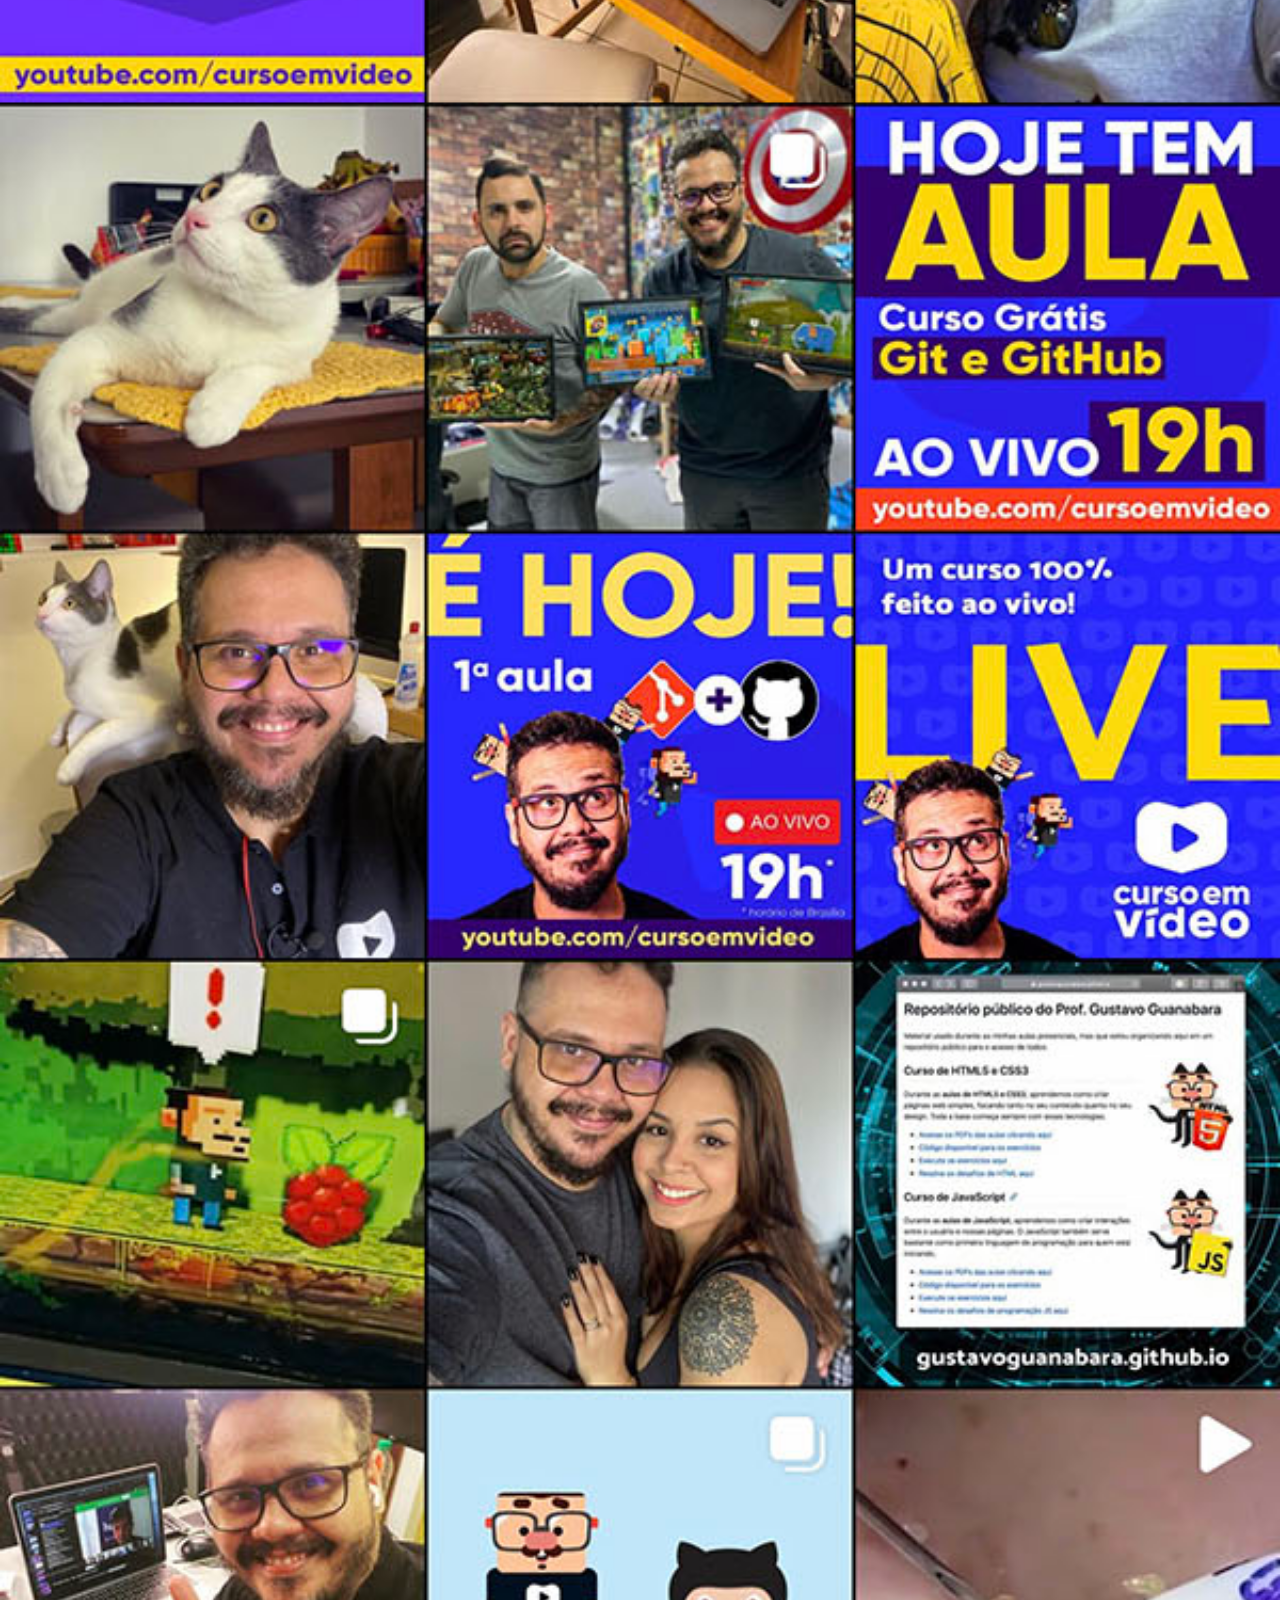
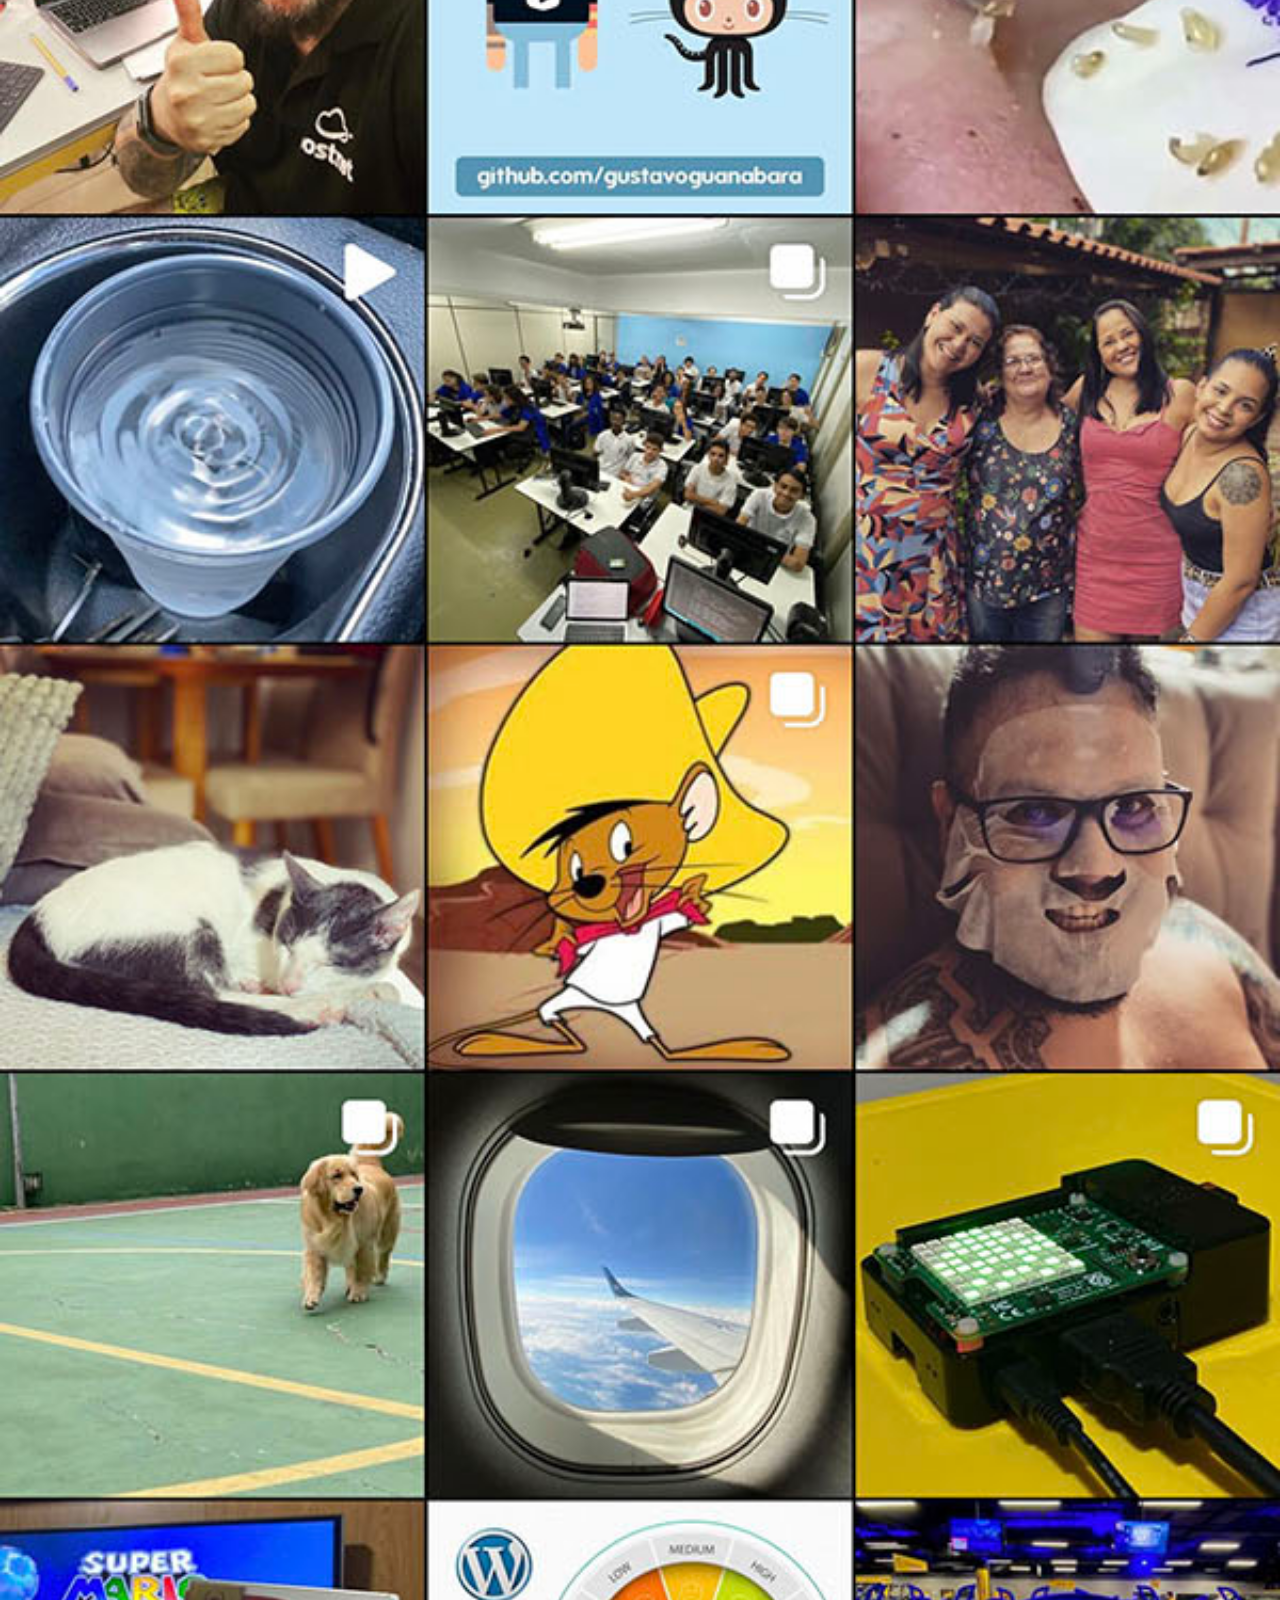
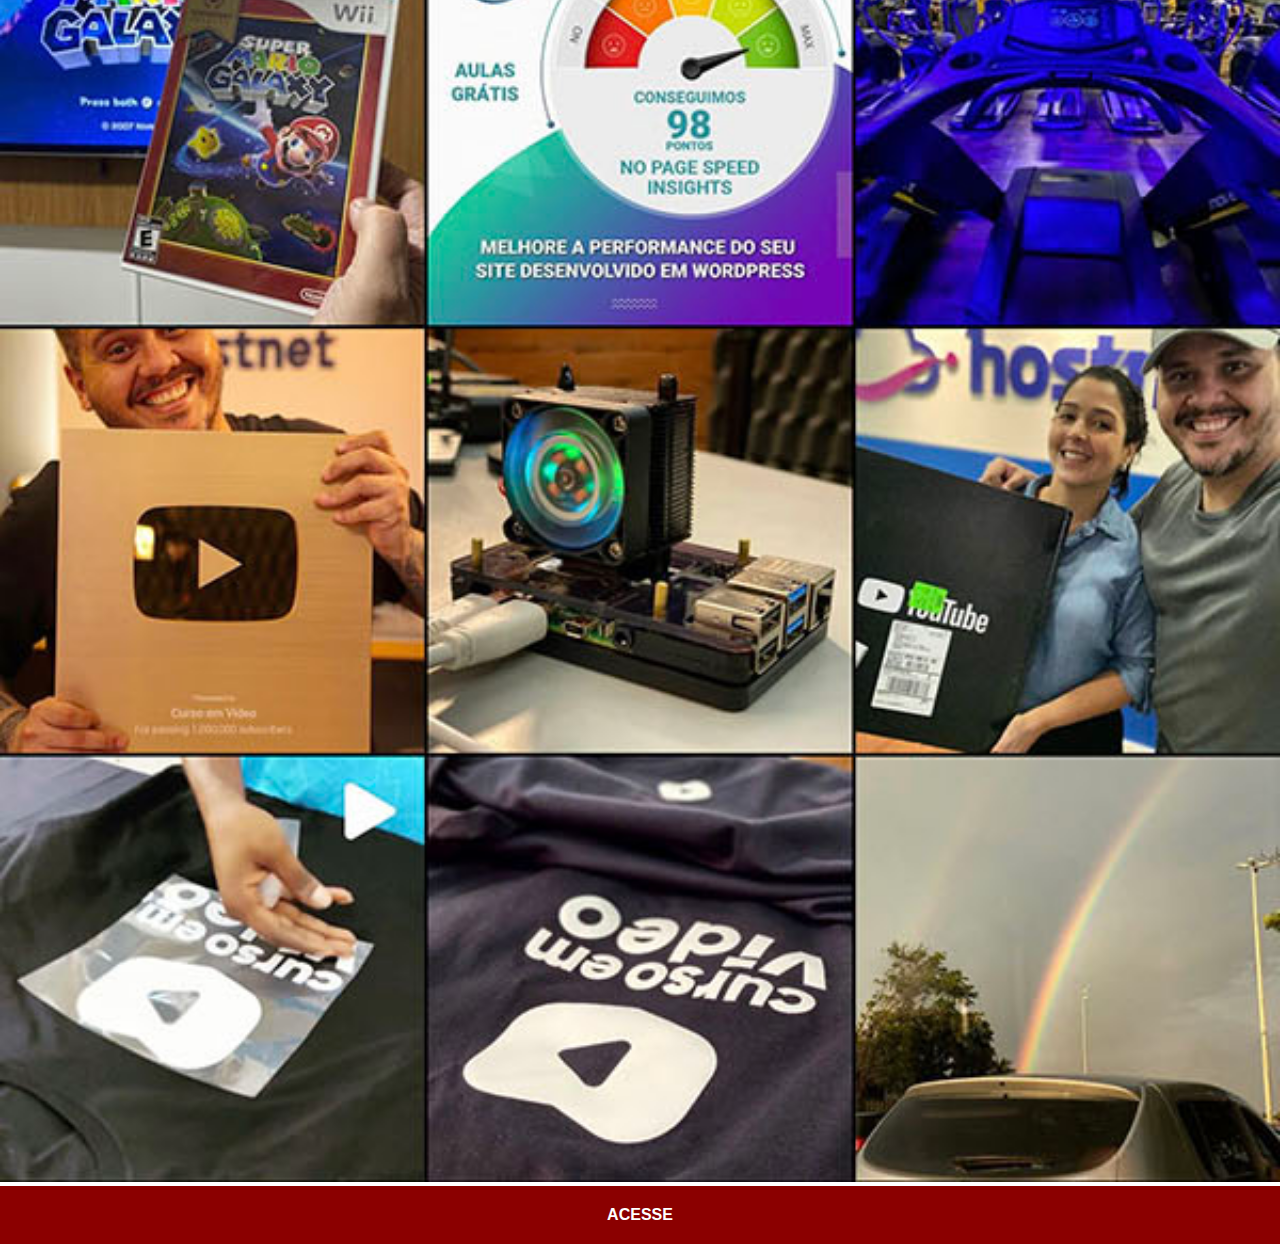
<file: sociais/instagram.html>
<!DOCTYPE html>
<html lang="pt-br">
<head>
    <meta charset="UTF-8">
    <meta name="viewport" content="width=device-width, initial-scale=1.0">
    <title>Instagram</title>
    <link rel="stylesheet" href="../estilo/sociais.css">
</head>
<body>
    <img src="../imagens/tela-instagram.jpg" alt="Instagram">
    <a href="https://github.com/gustavoguanabara" target="_blank">ACESSE</a>
    
</body>
</html>
</file>
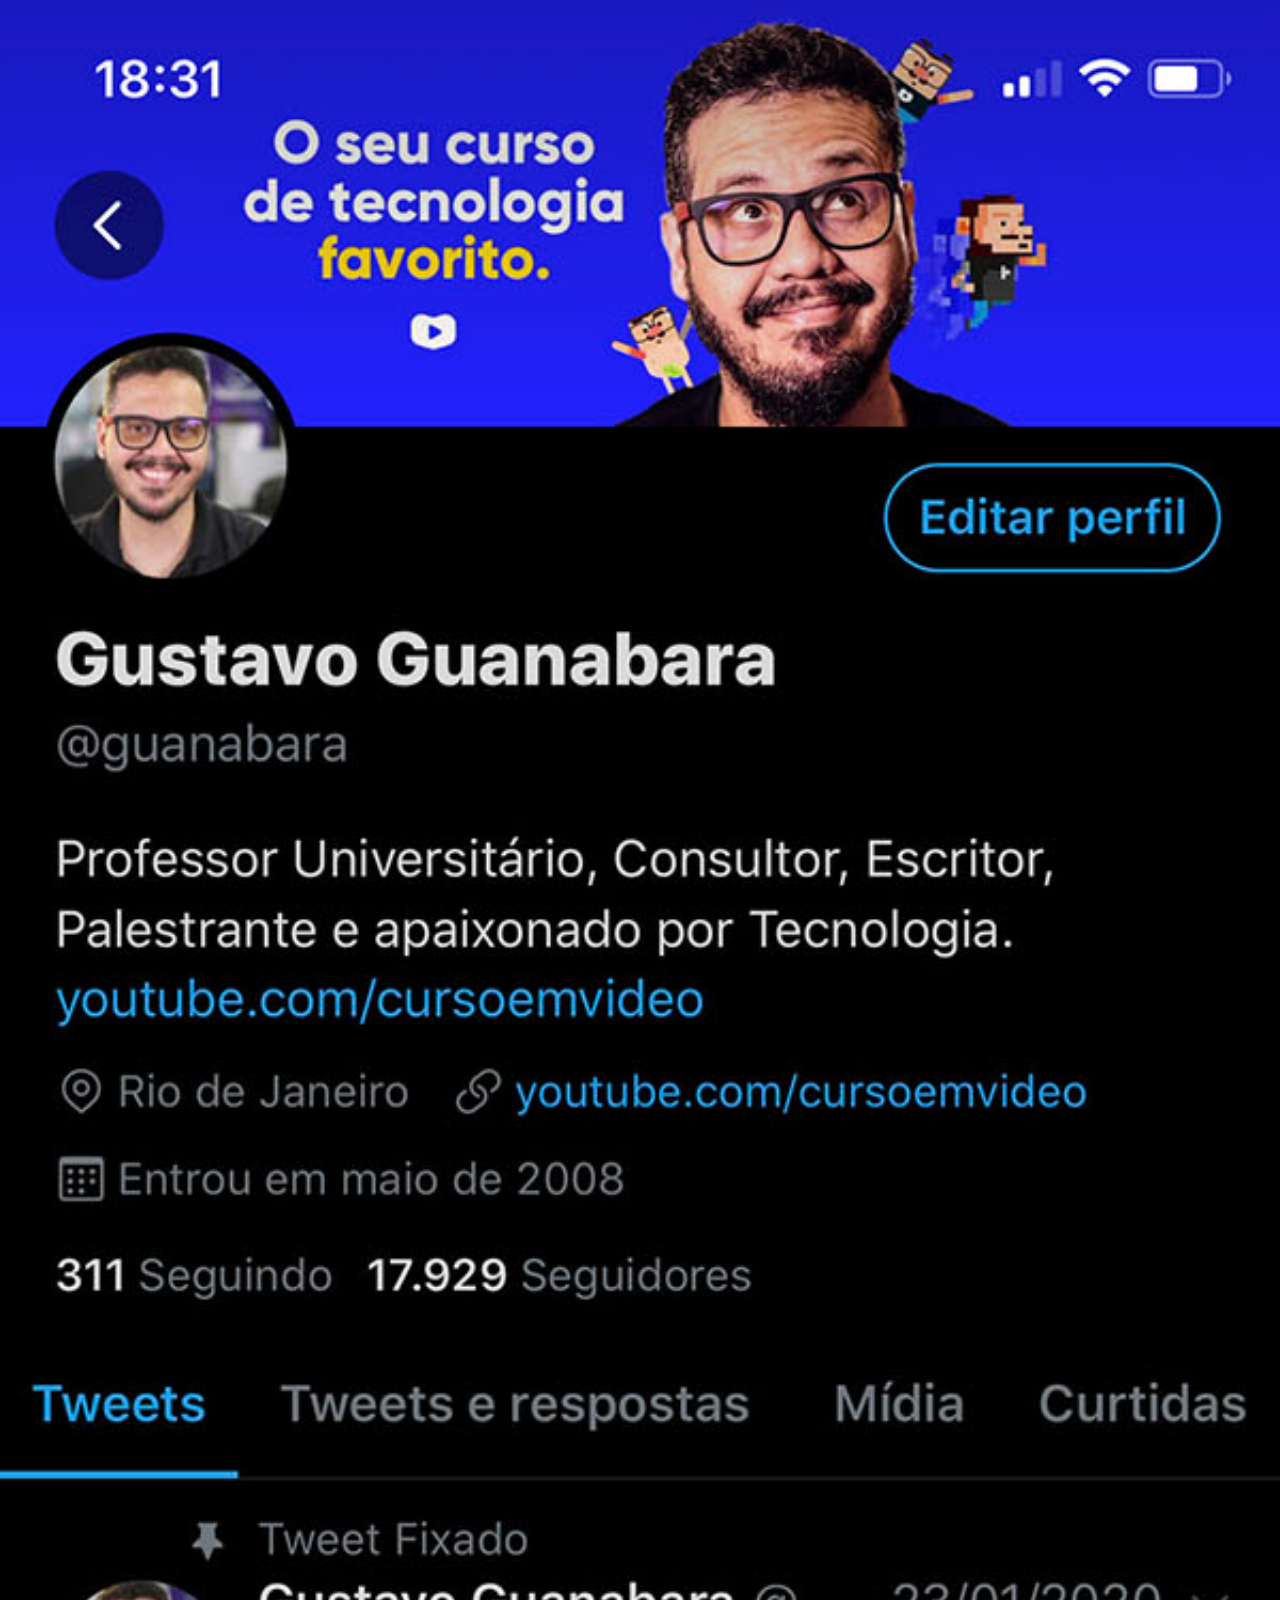
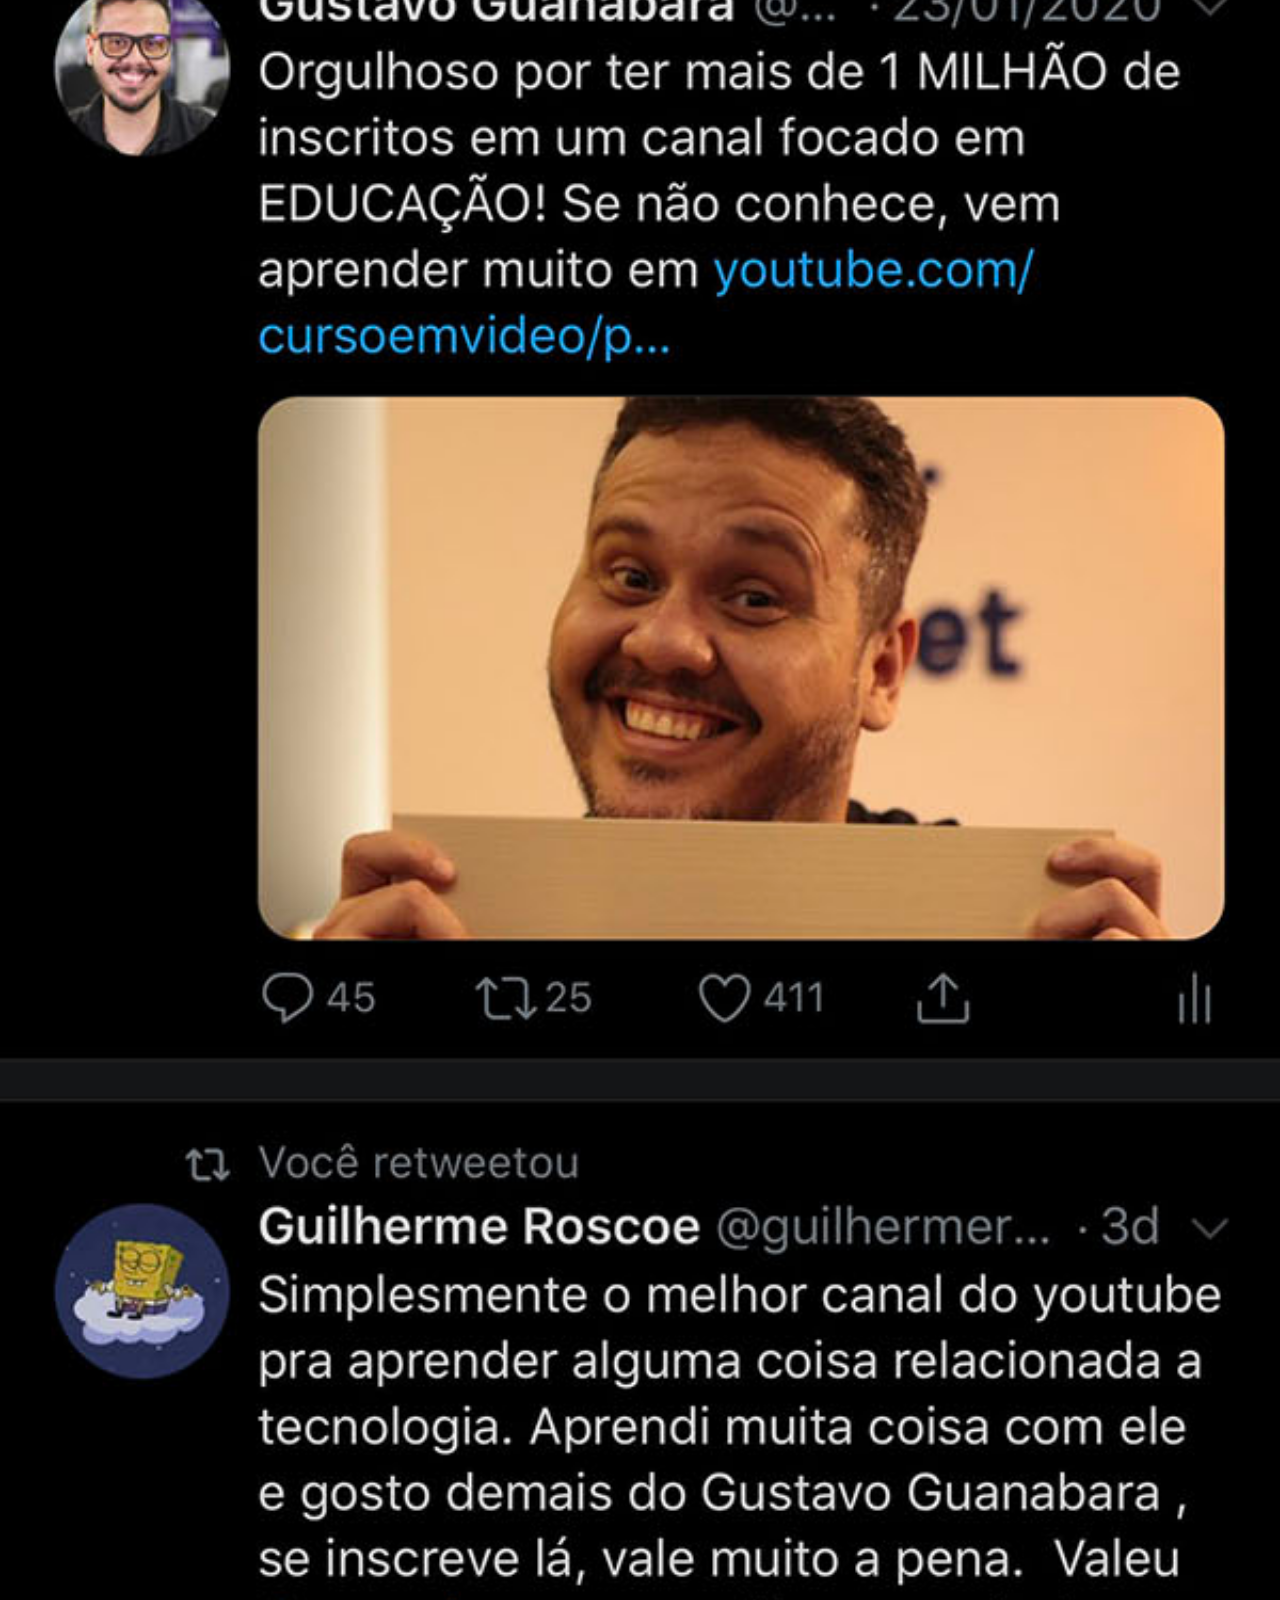
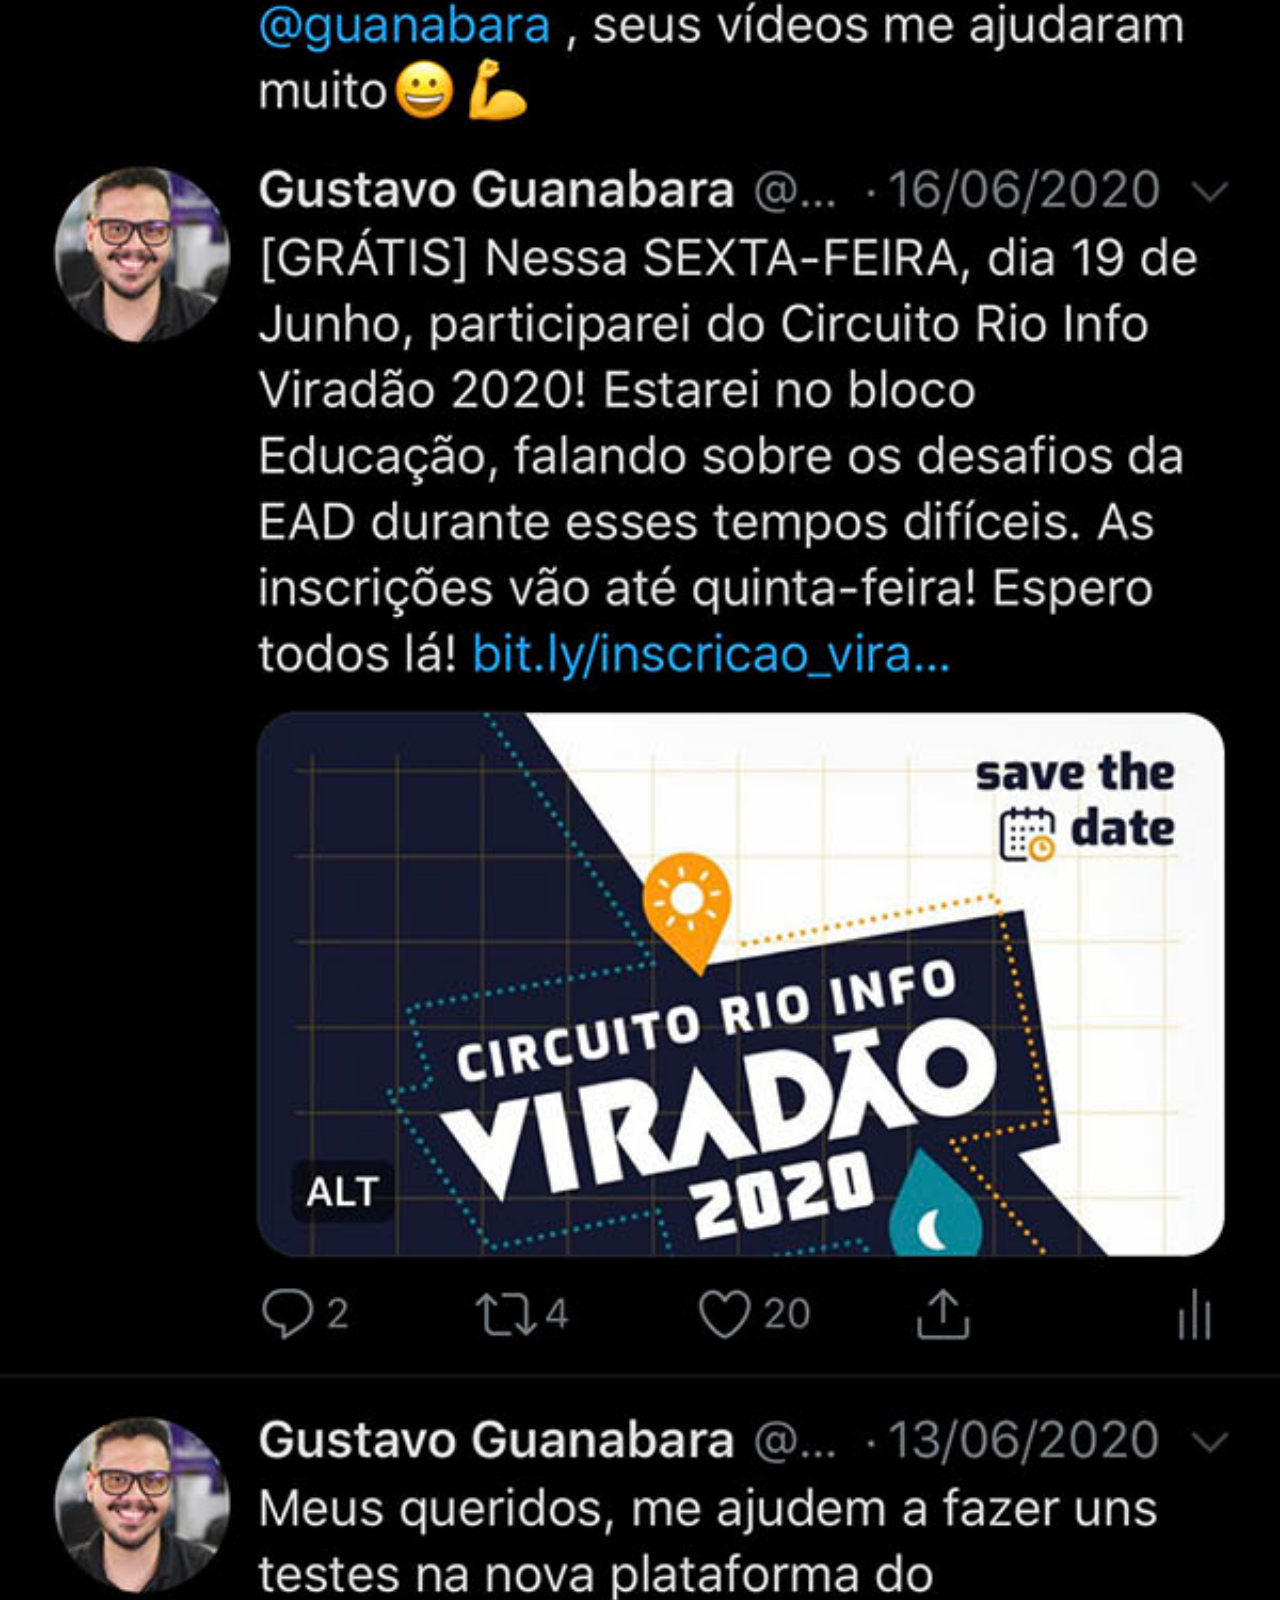
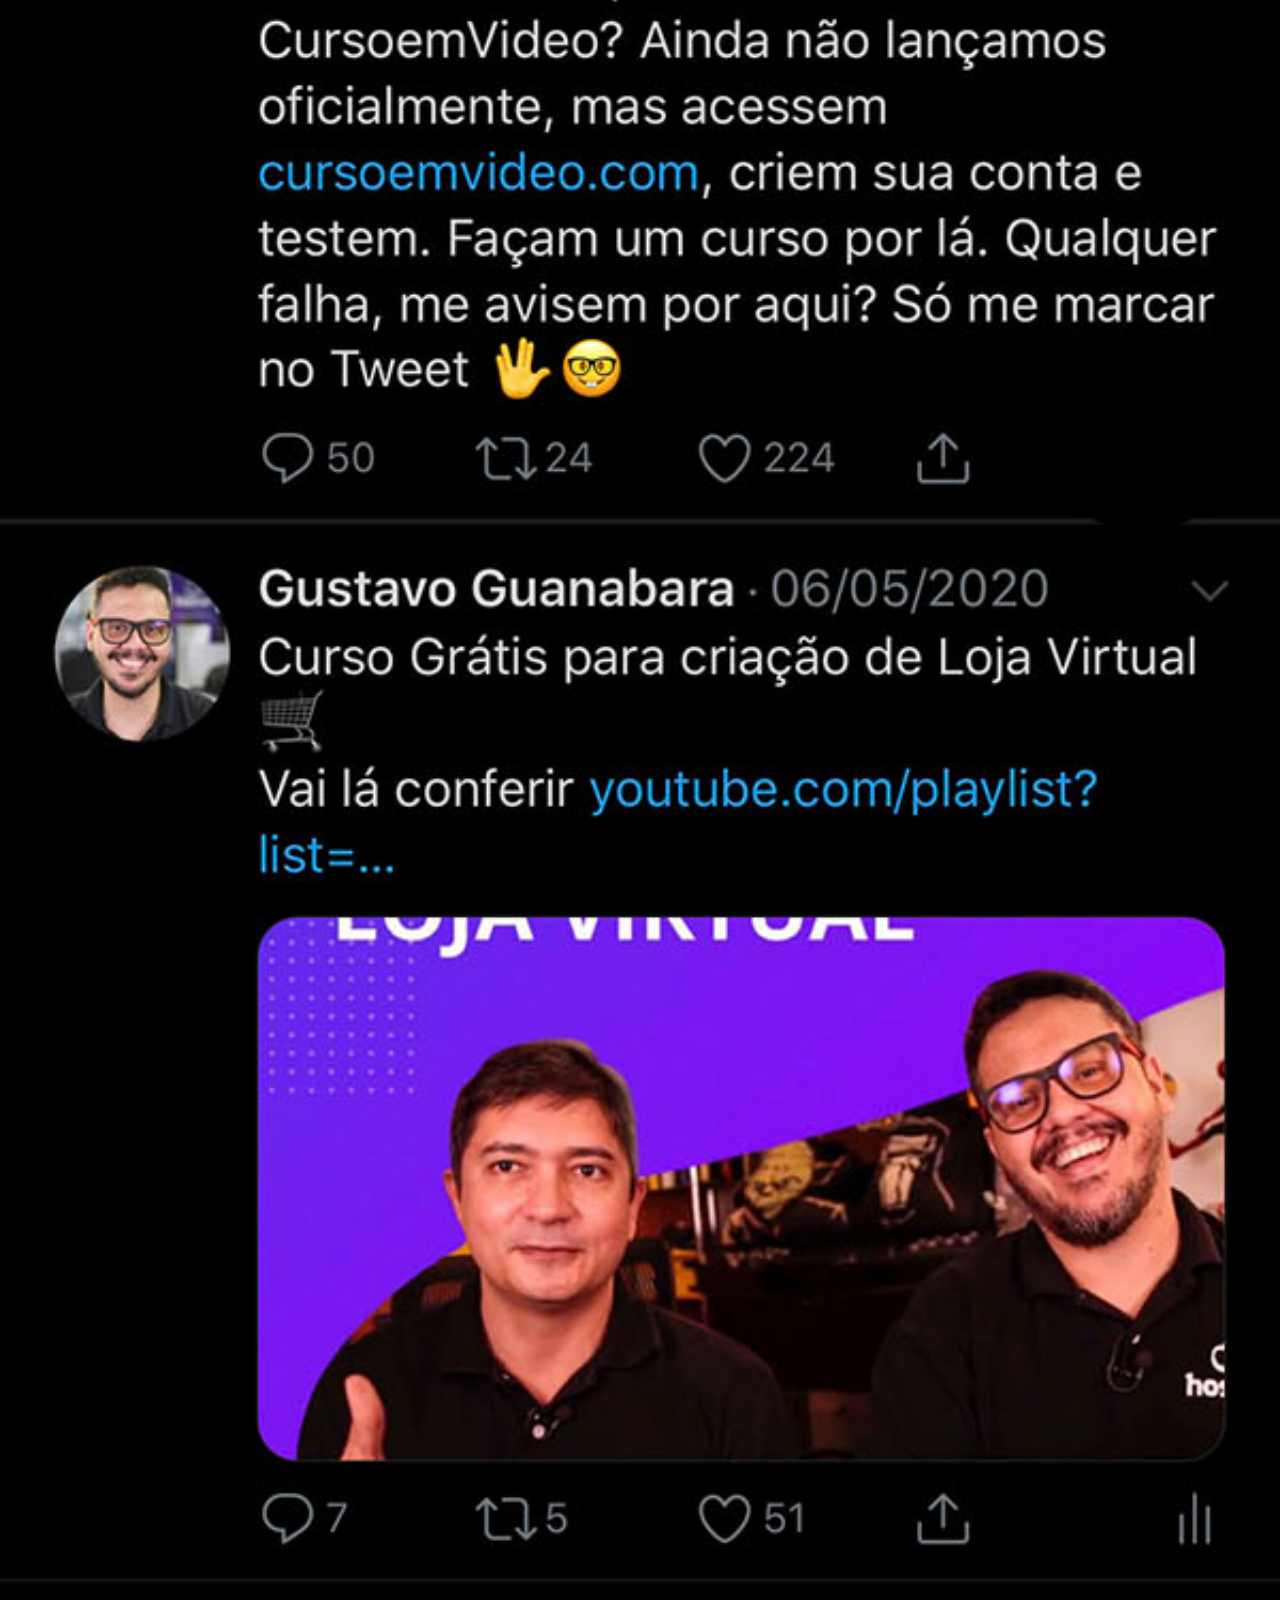
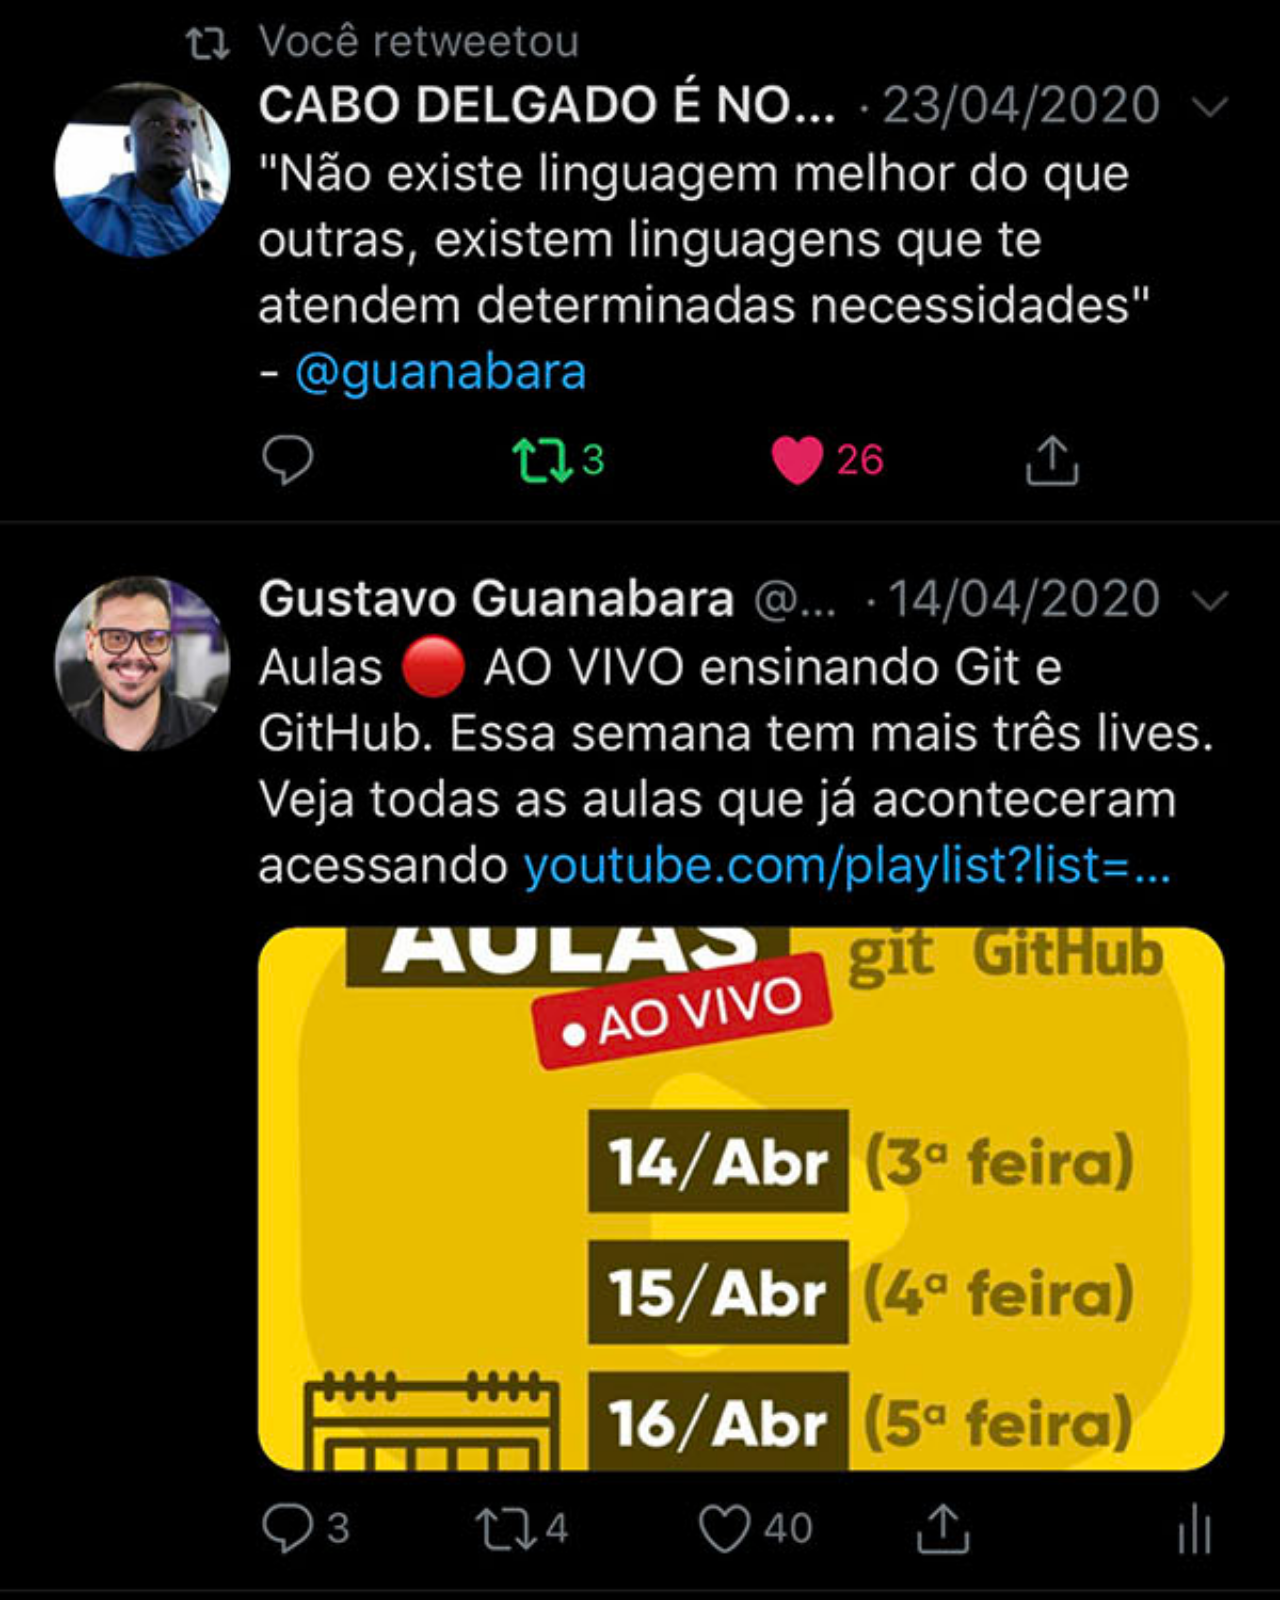
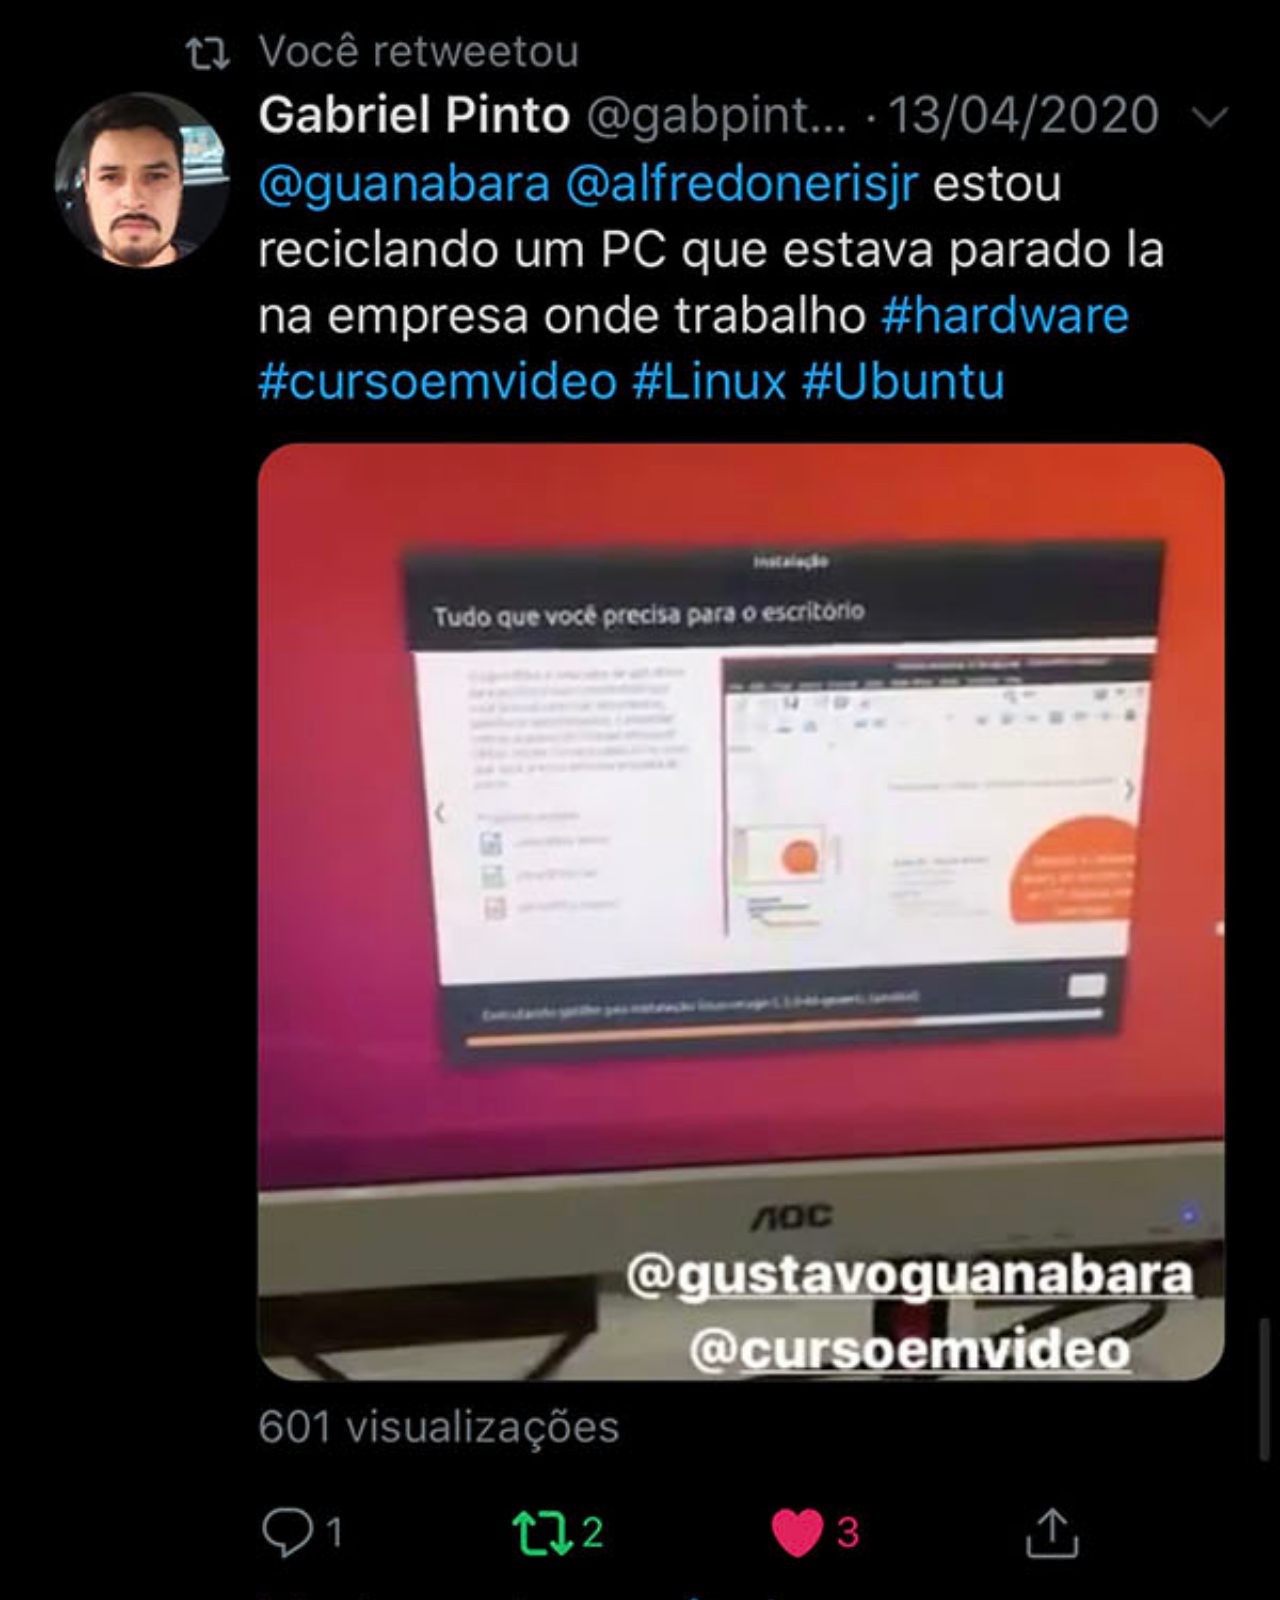
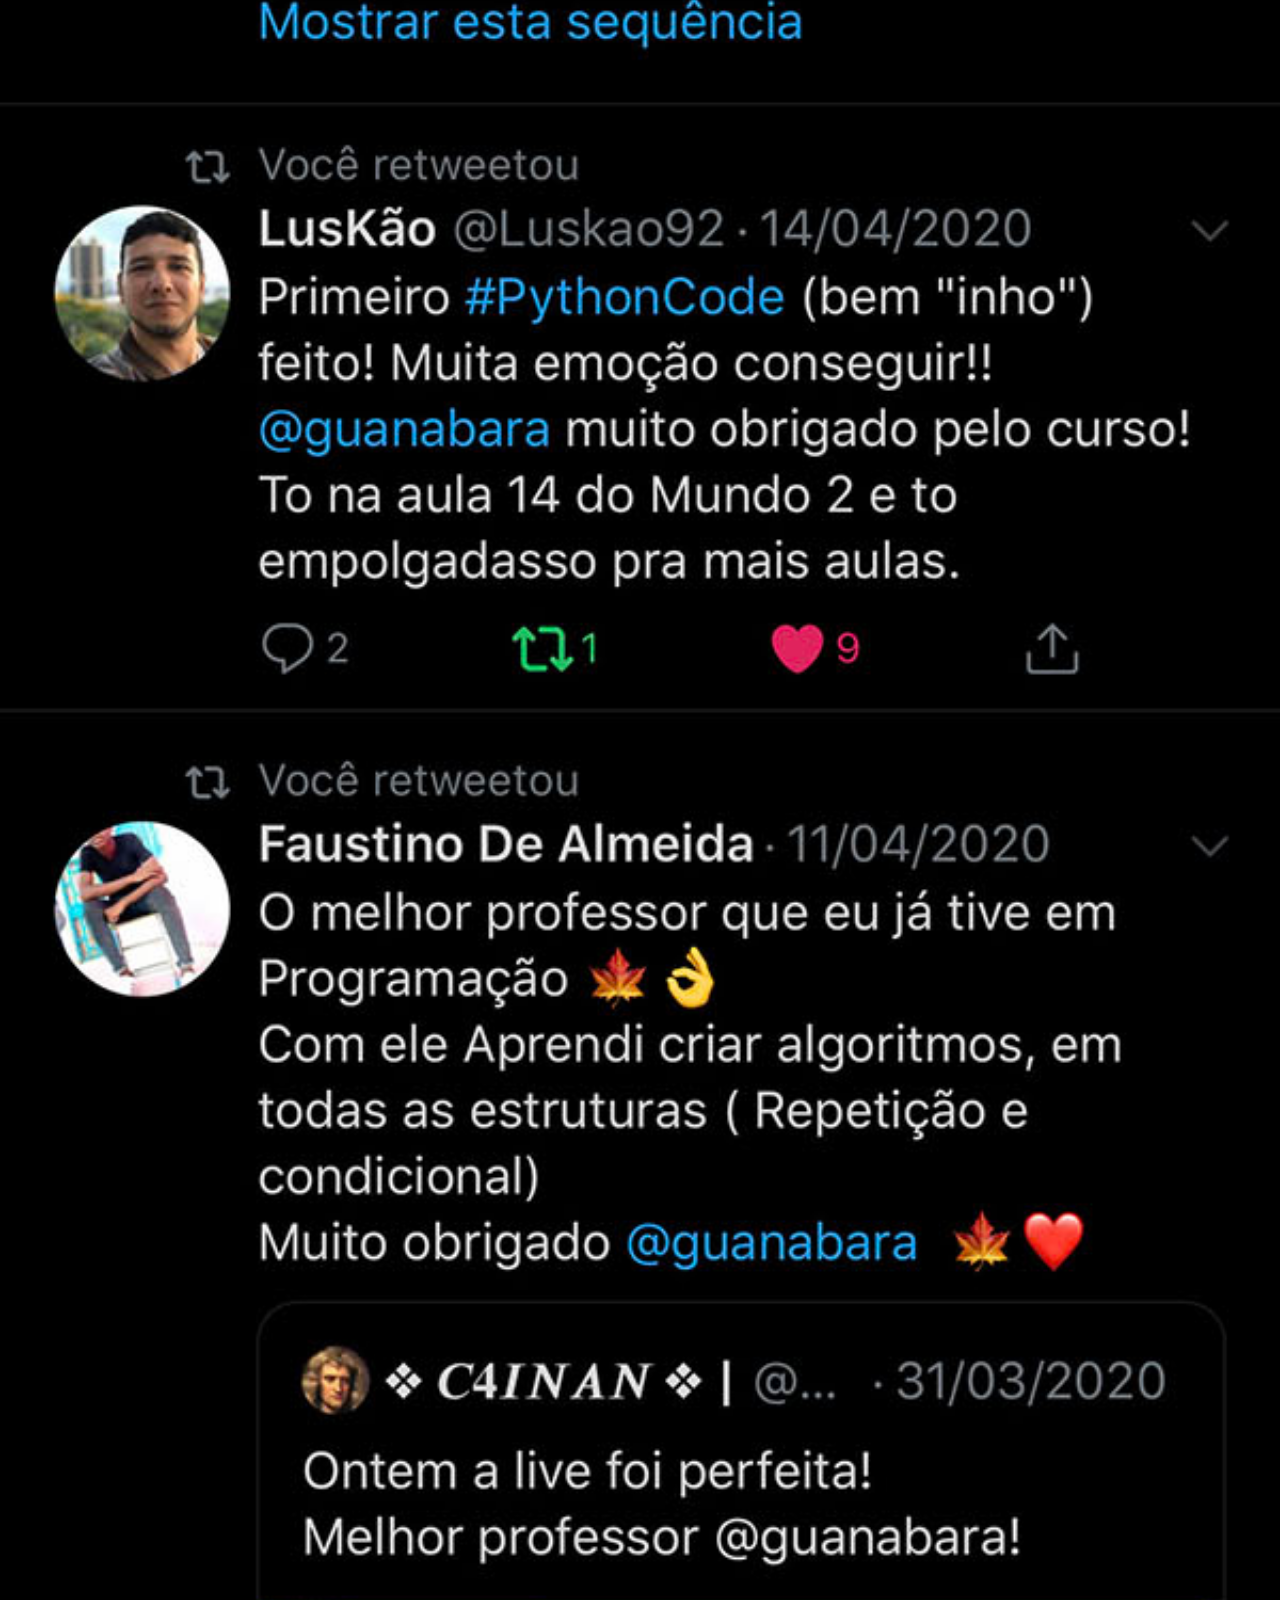
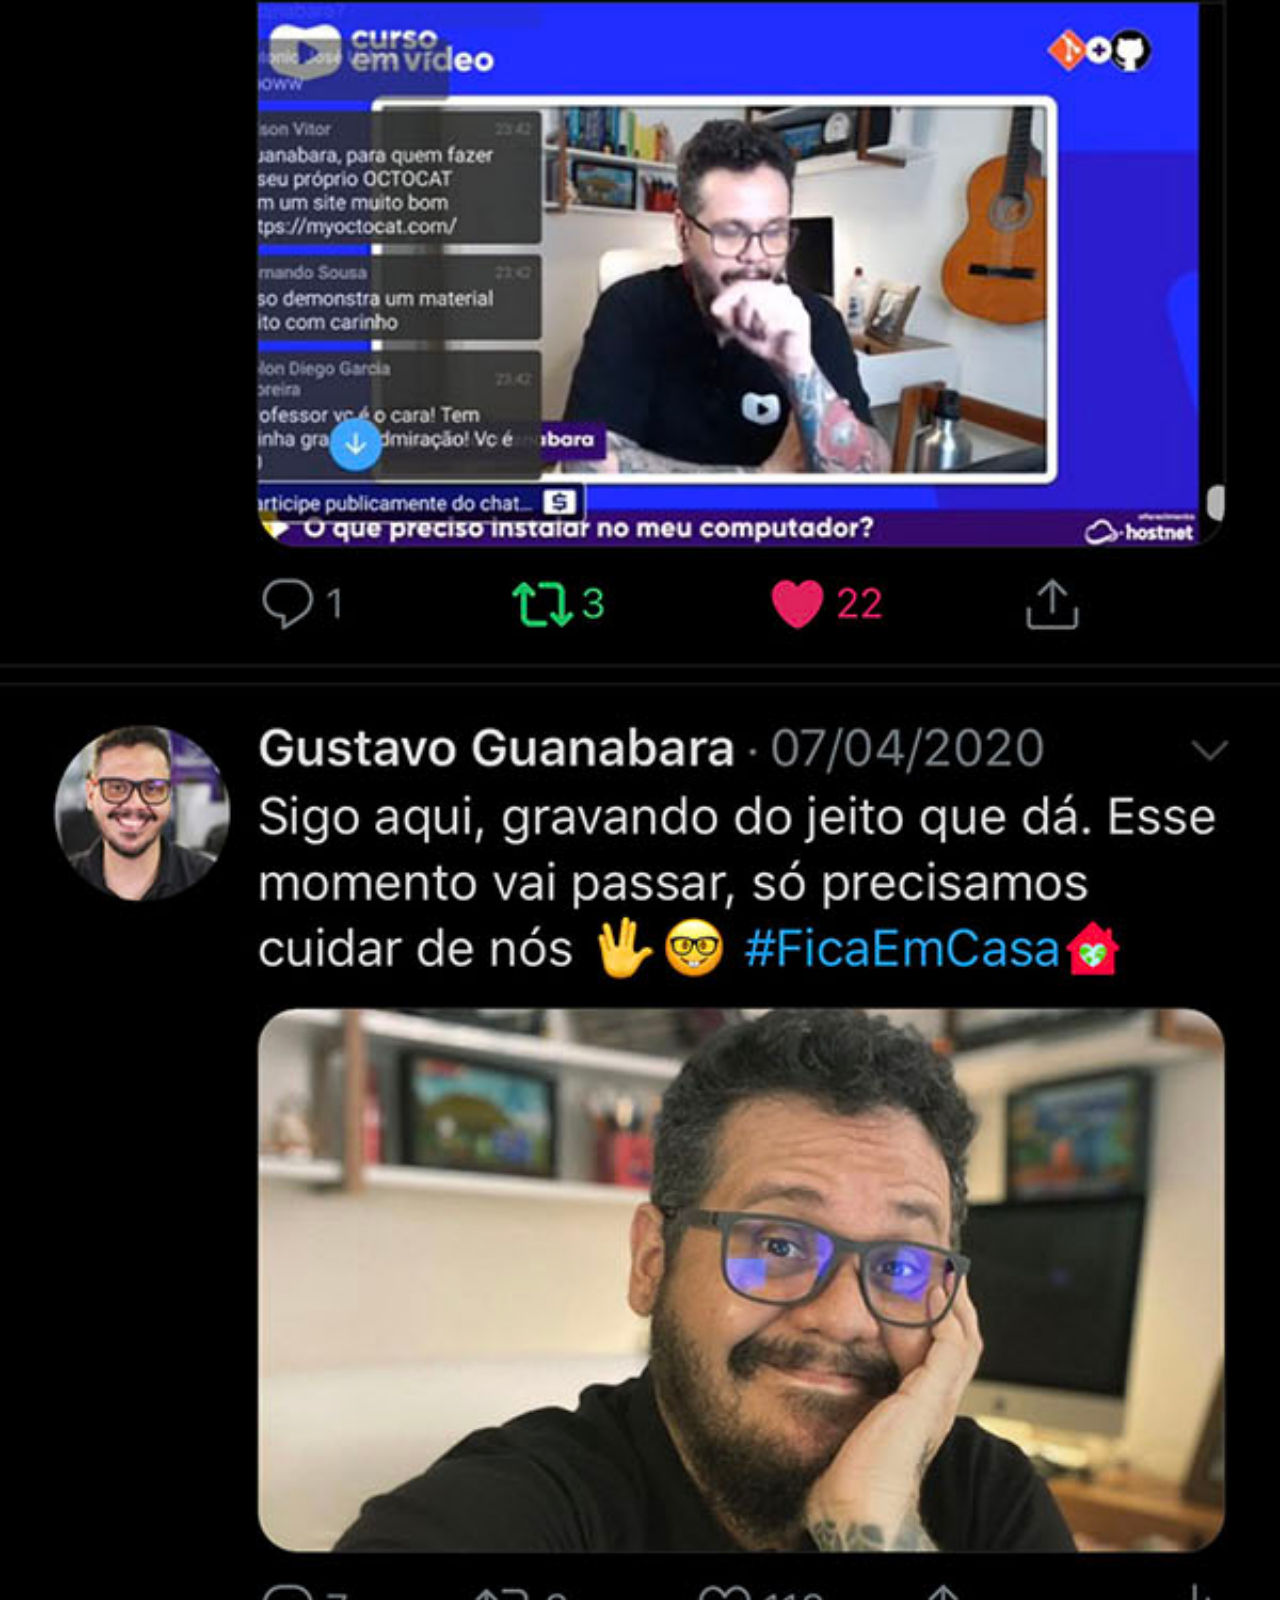
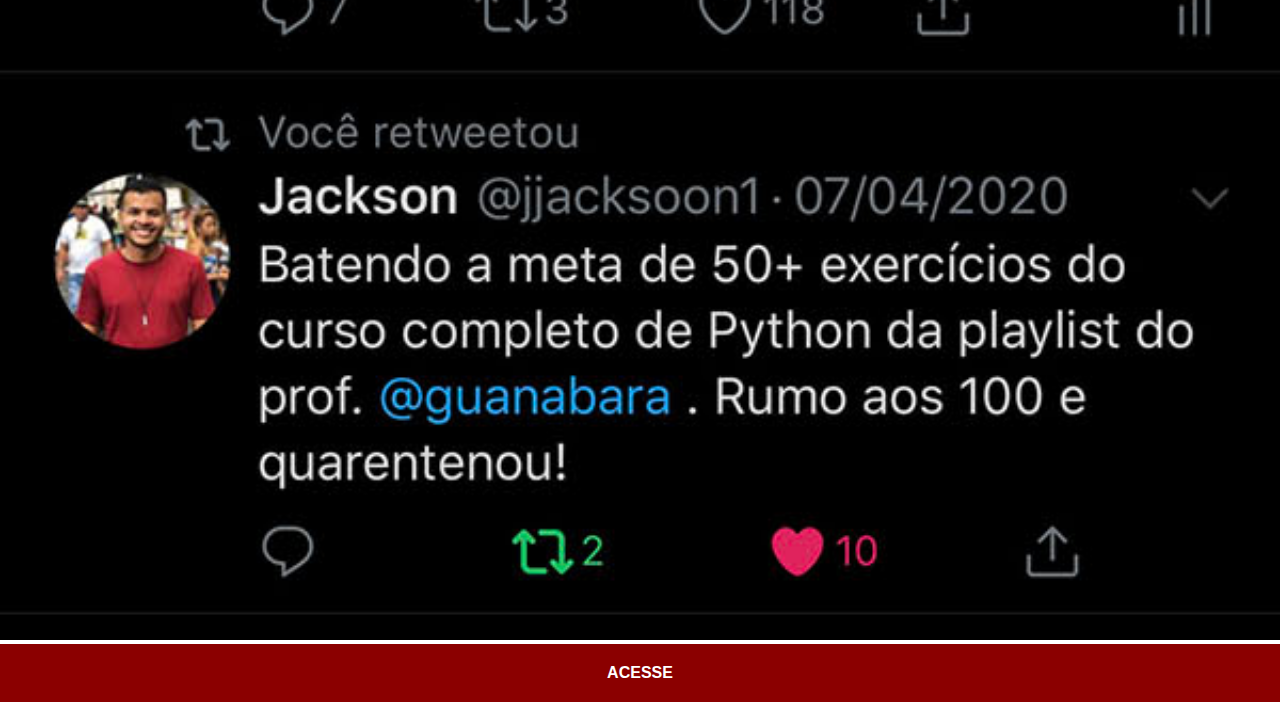
<file: sociais/twitter.html>
<!DOCTYPE html>
<html lang="pt-br">
<head>
    <meta charset="UTF-8">
    <meta name="viewport" content="width=device-width, initial-scale=1.0">
    <title>Twitter</title>
    <link rel="stylesheet" href="../estilo/sociais.css">
</head>
<body>
    <img src="../imagens/tela-twitter.jpg" alt="Twitter">
    <a href="https://twitter.com/guanabara" target="_blank">ACESSE</a>
    
</body>
</html>
</file>
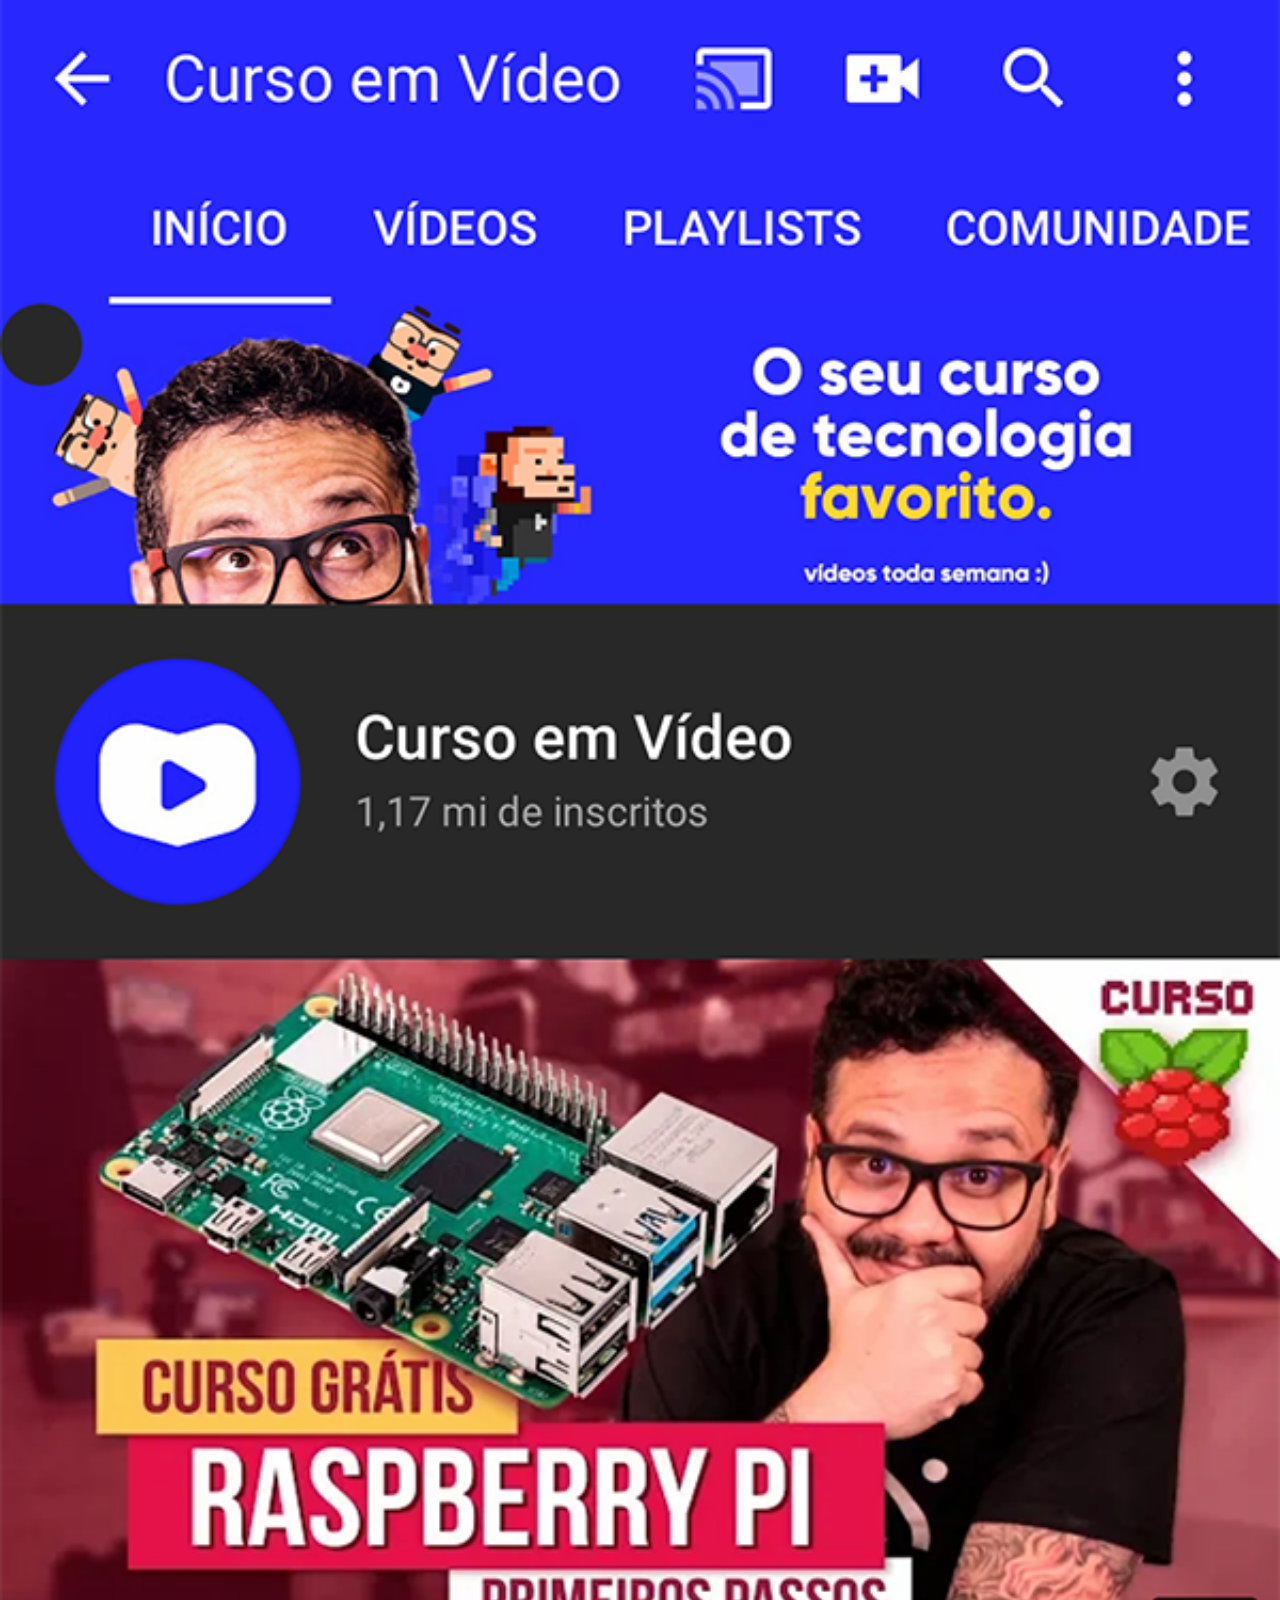
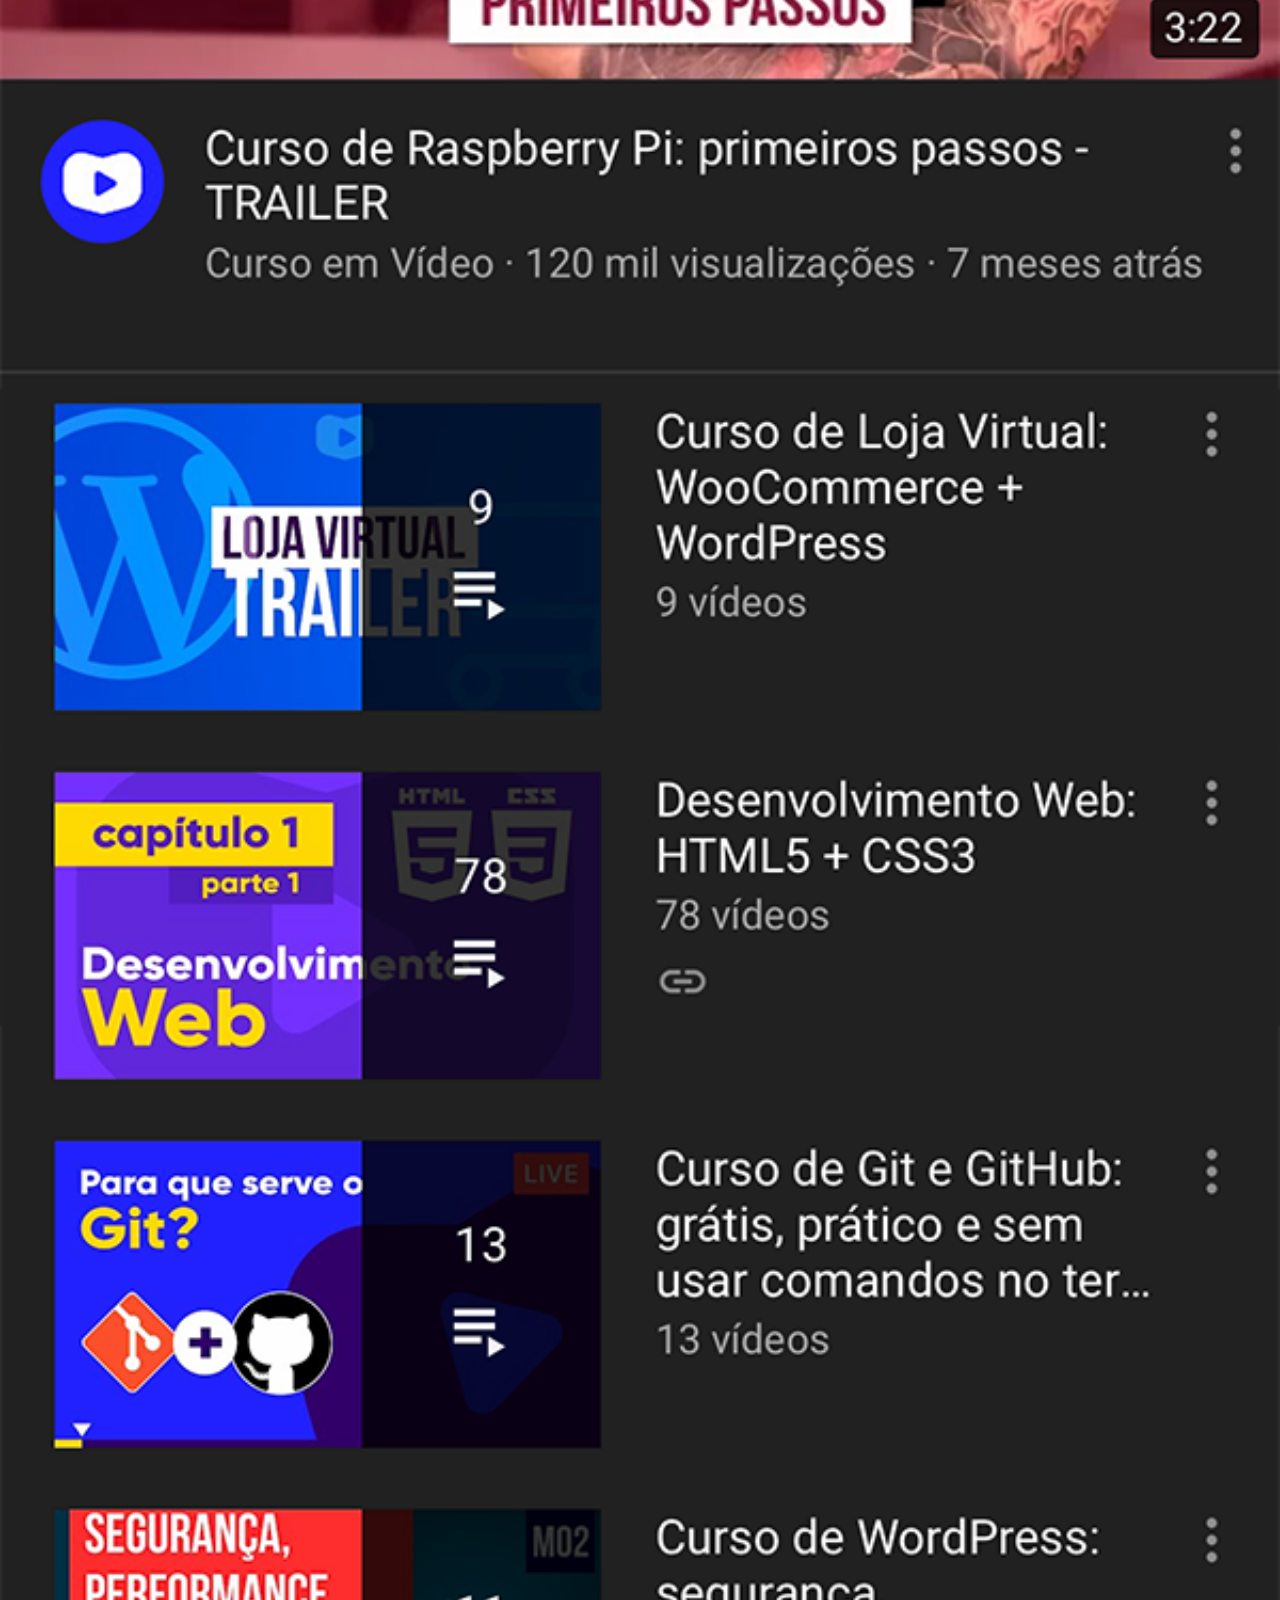
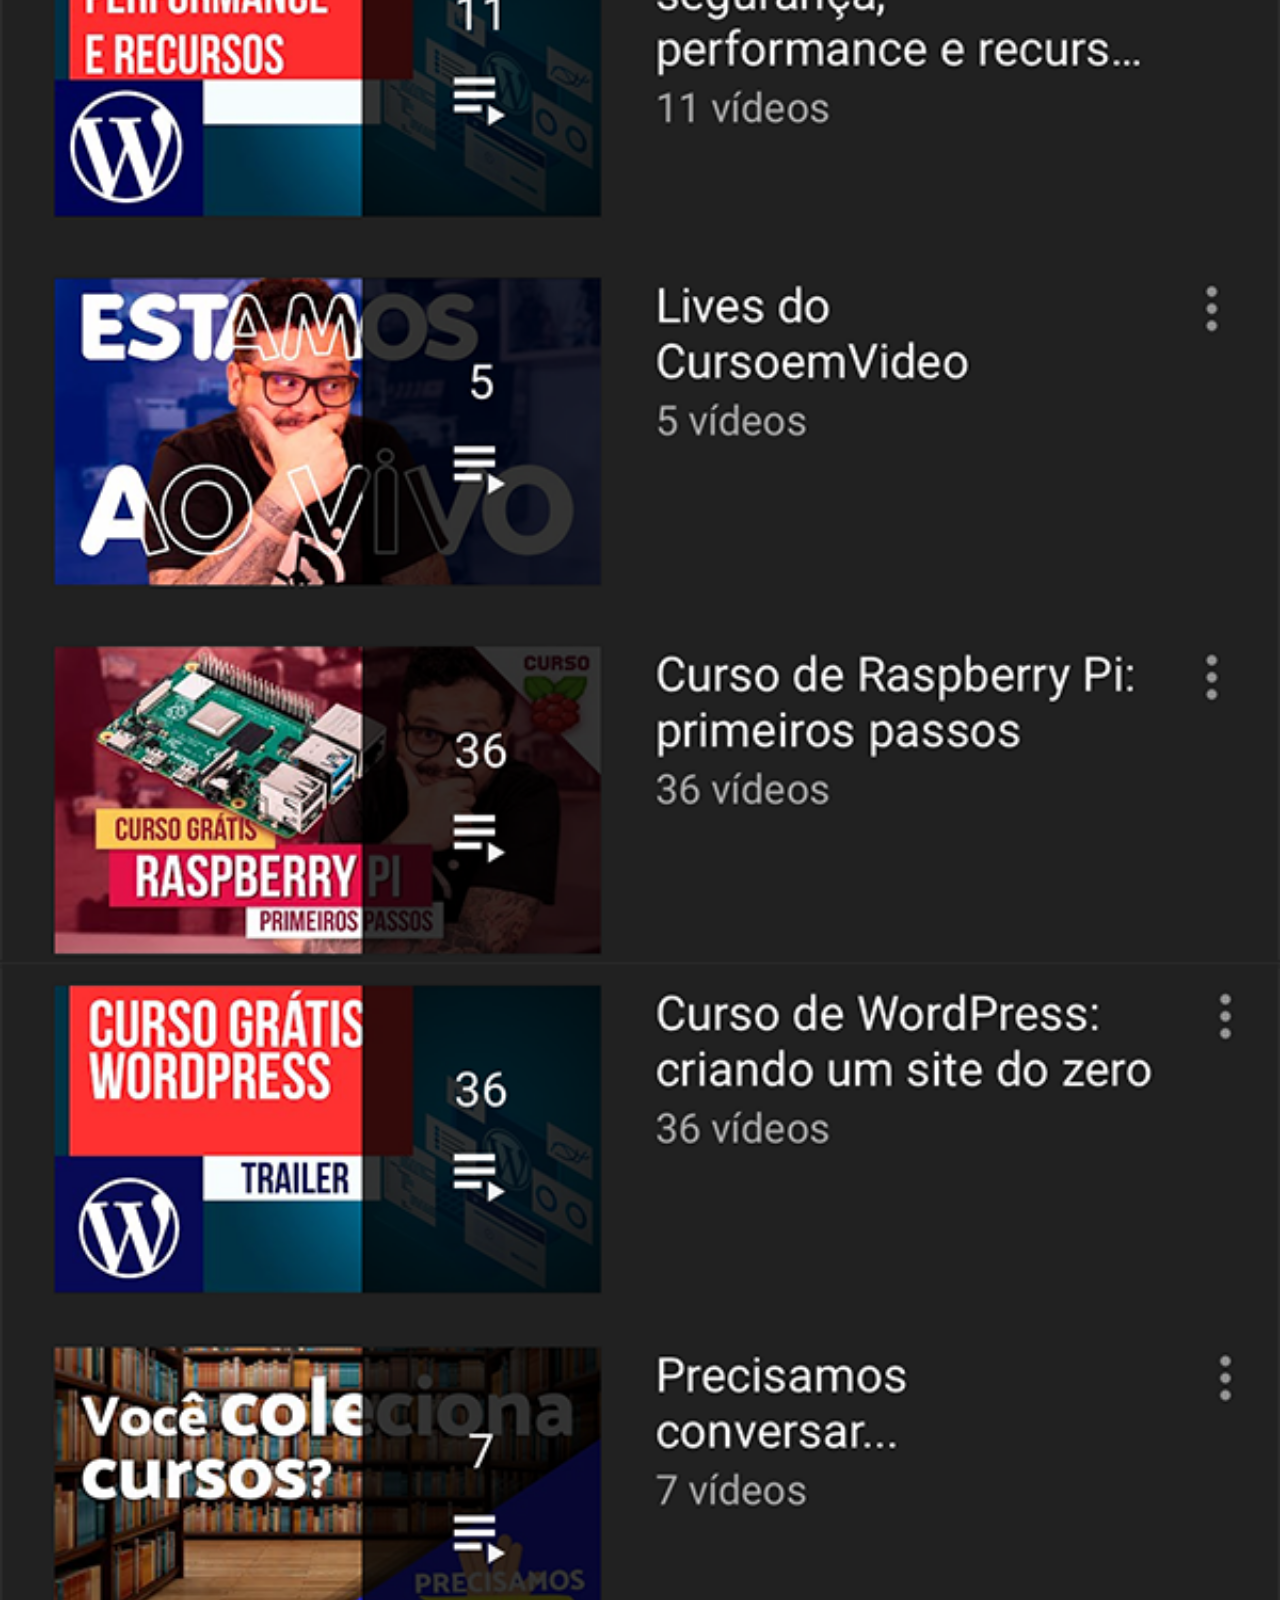
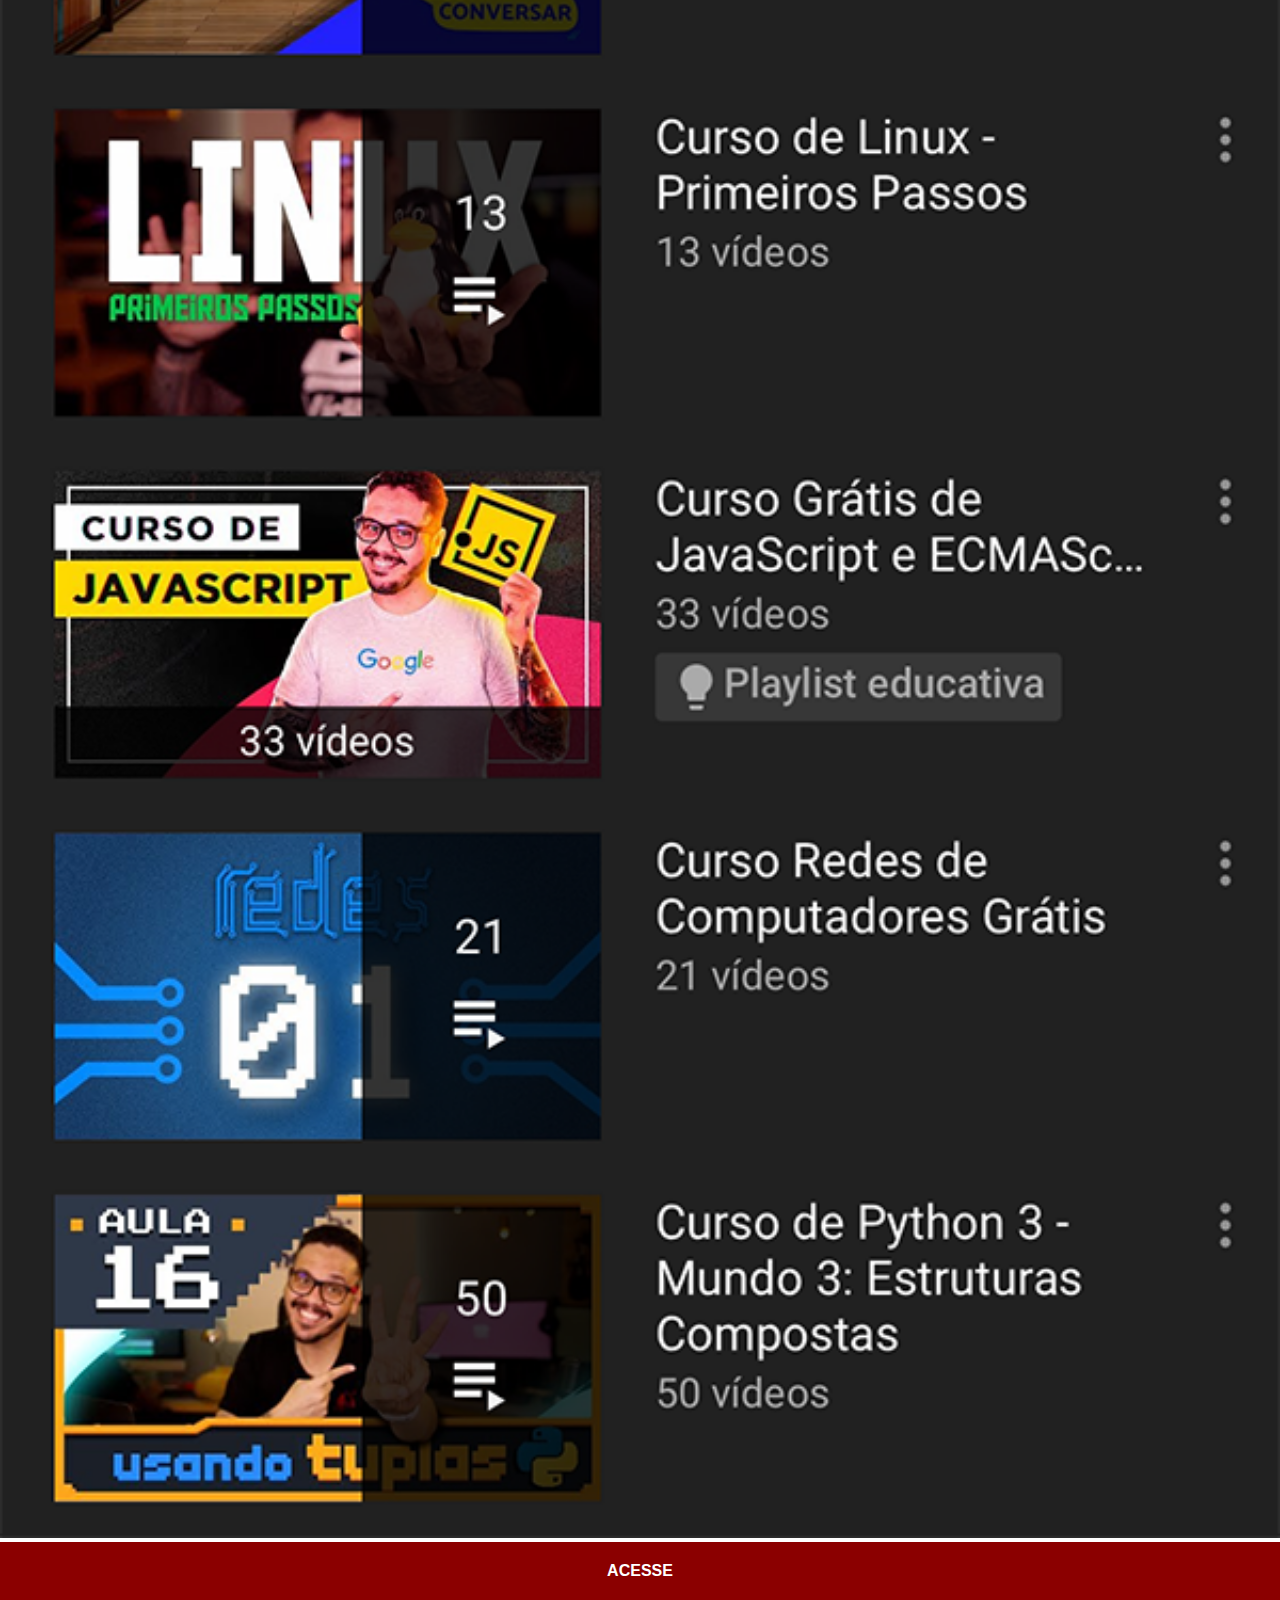
<file: sociais/youtube.html>
<!DOCTYPE html>
<html lang="pt-br">
<head>
    <meta charset="UTF-8">
    <meta name="viewport" content="width=device-width, initial-scale=1.0">
    <title>Youtube</title>
   <link rel="stylesheet" href="../estilo/sociais.css">
</head>
<body>
    <img src="../imagens/tela-youtube.png" alt="Youtube">
    <a href="https://www.youtube.com/@CursoemVideo/playlists" target="_blank">ACESSE</a>
    
</body>
</html>
</file>
<file: estilo/style.css>
@charset "UTF-8";

body, html{
    margin: 0px;
    height: 100vh;
    width: 100vw;

    background-color: black;


}
body{
    background: url(..//imagens/fundo-madeira.jpg) no-repeat top center;
    background-size: cover;
    background-attachment: fixed;


}
main{
    position: relative;

    height: 100vh;
 


}
section#telefone{
    position: absolute;
    top: 50%;
    left: 50%;
    transform: translate(-50%, -50%);

    height: 627px;
    width: 311px;
   
    background: url(../imagens/frame-iphone.png) no-repeat;

}
iframe#tela{
    
    position: relative;
    top: 80px;
    left: 22.5px;

    height: 471px;
    width: 266.5px;


}
section#redes-sociais{
    text-align: right;


}
section#redes-sociais  img{
    width: 50px;
    margin: 10px;
    border-radius: 50%;
    box-shadow: 2px 2px 5px rgba(0, 0, 0, 0.637);
    box-sizing: border-box;


}
section#redes-sociais img:hover{
    border: 3px solid rgba(255, 255, 255, 0.822);
    transform: translate(-3px, -3px);

    box-shadow: 5px 5px 10px rgba(0, 0, 0, 0.637);
    transition: transform .3s,border .2s;
}
</file>
<file: estilo/sociais.css>
@charset "UTF-8";
*{
    padding: 0px;
    margin: 0px;
    font-family: Arial, Helvetica, sans-serif;
}
::-webkit-scrollbar{
    width: 0px;
    height: 0px;

}
img{
    width: 100vw;
    
}
a{
    display: block;
    background-color: darkred;
    color: white;
    text-align: center;
    padding: 20px;
    
    text-decoration: none;
    font-weight: bolder;
    margin-top: 0px;

}
a:hover{
    background-color: red;
    transition: 0.3s;
}
</file>
